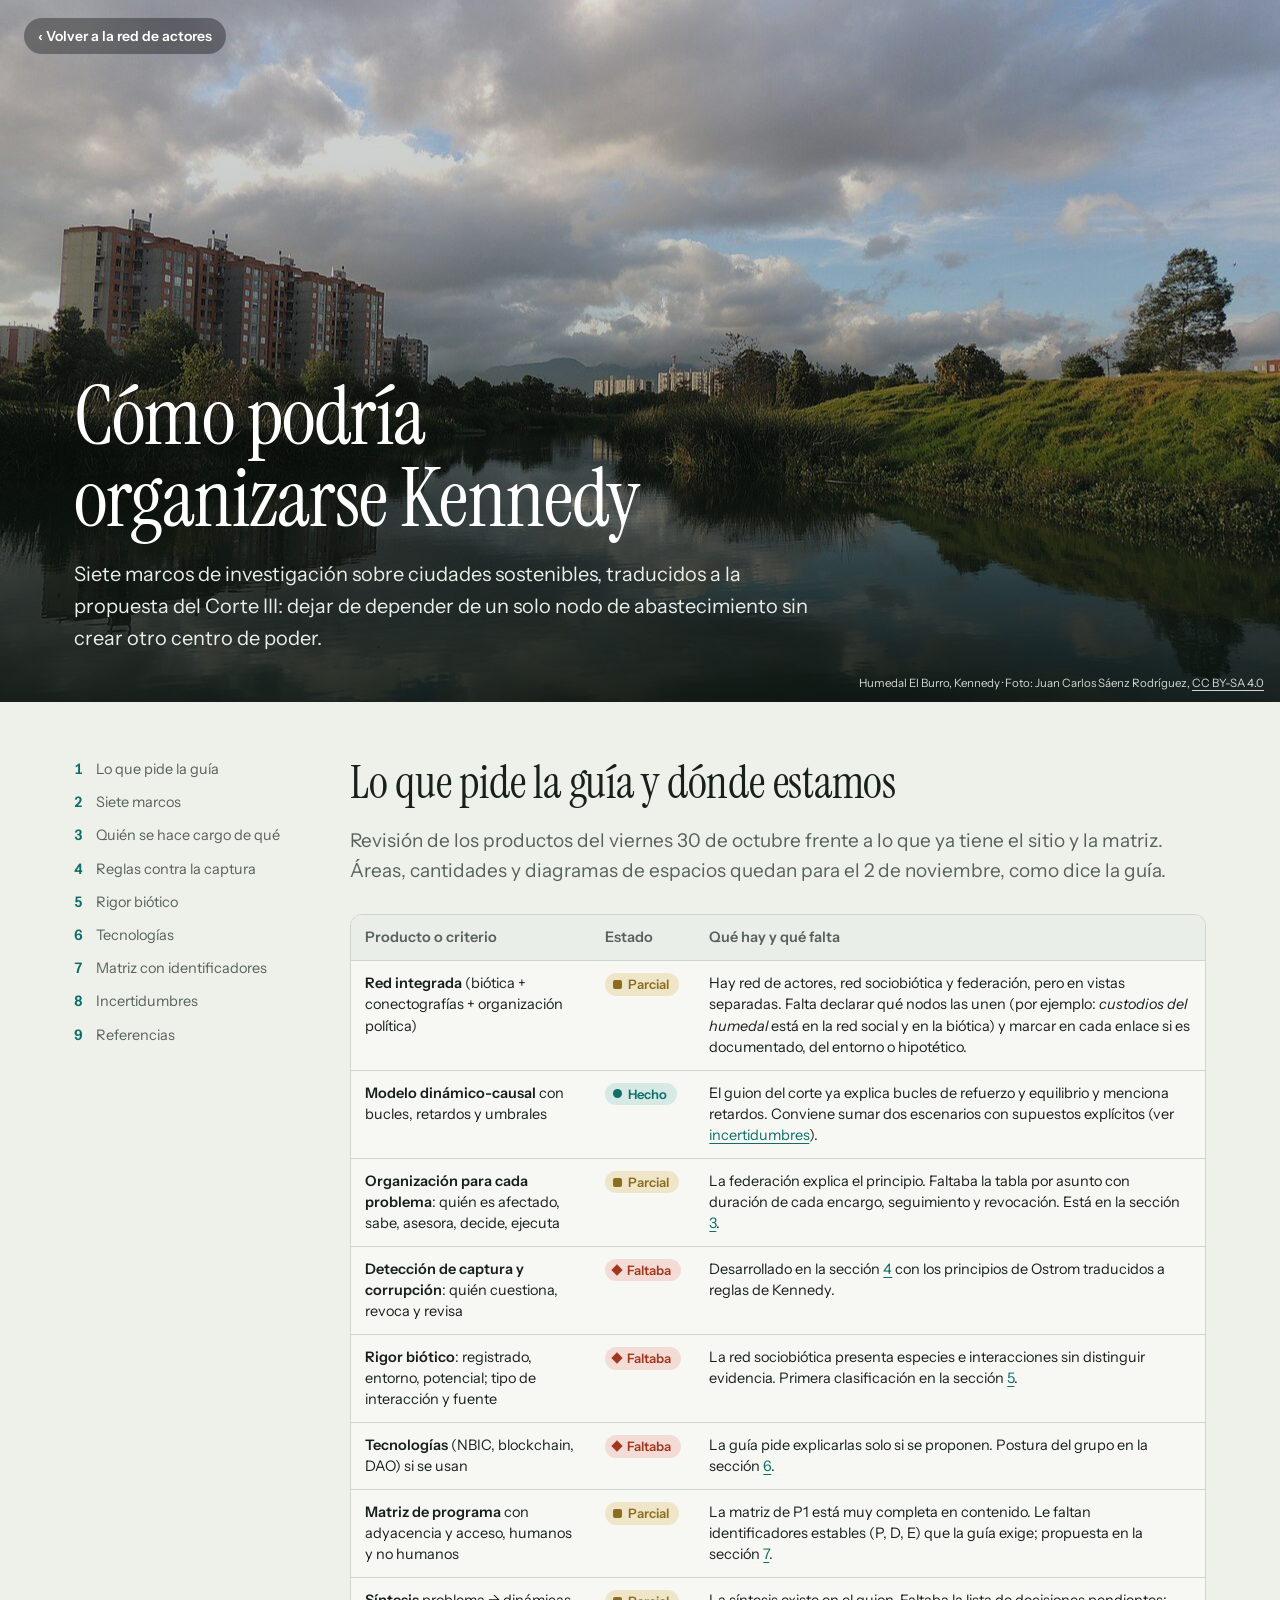
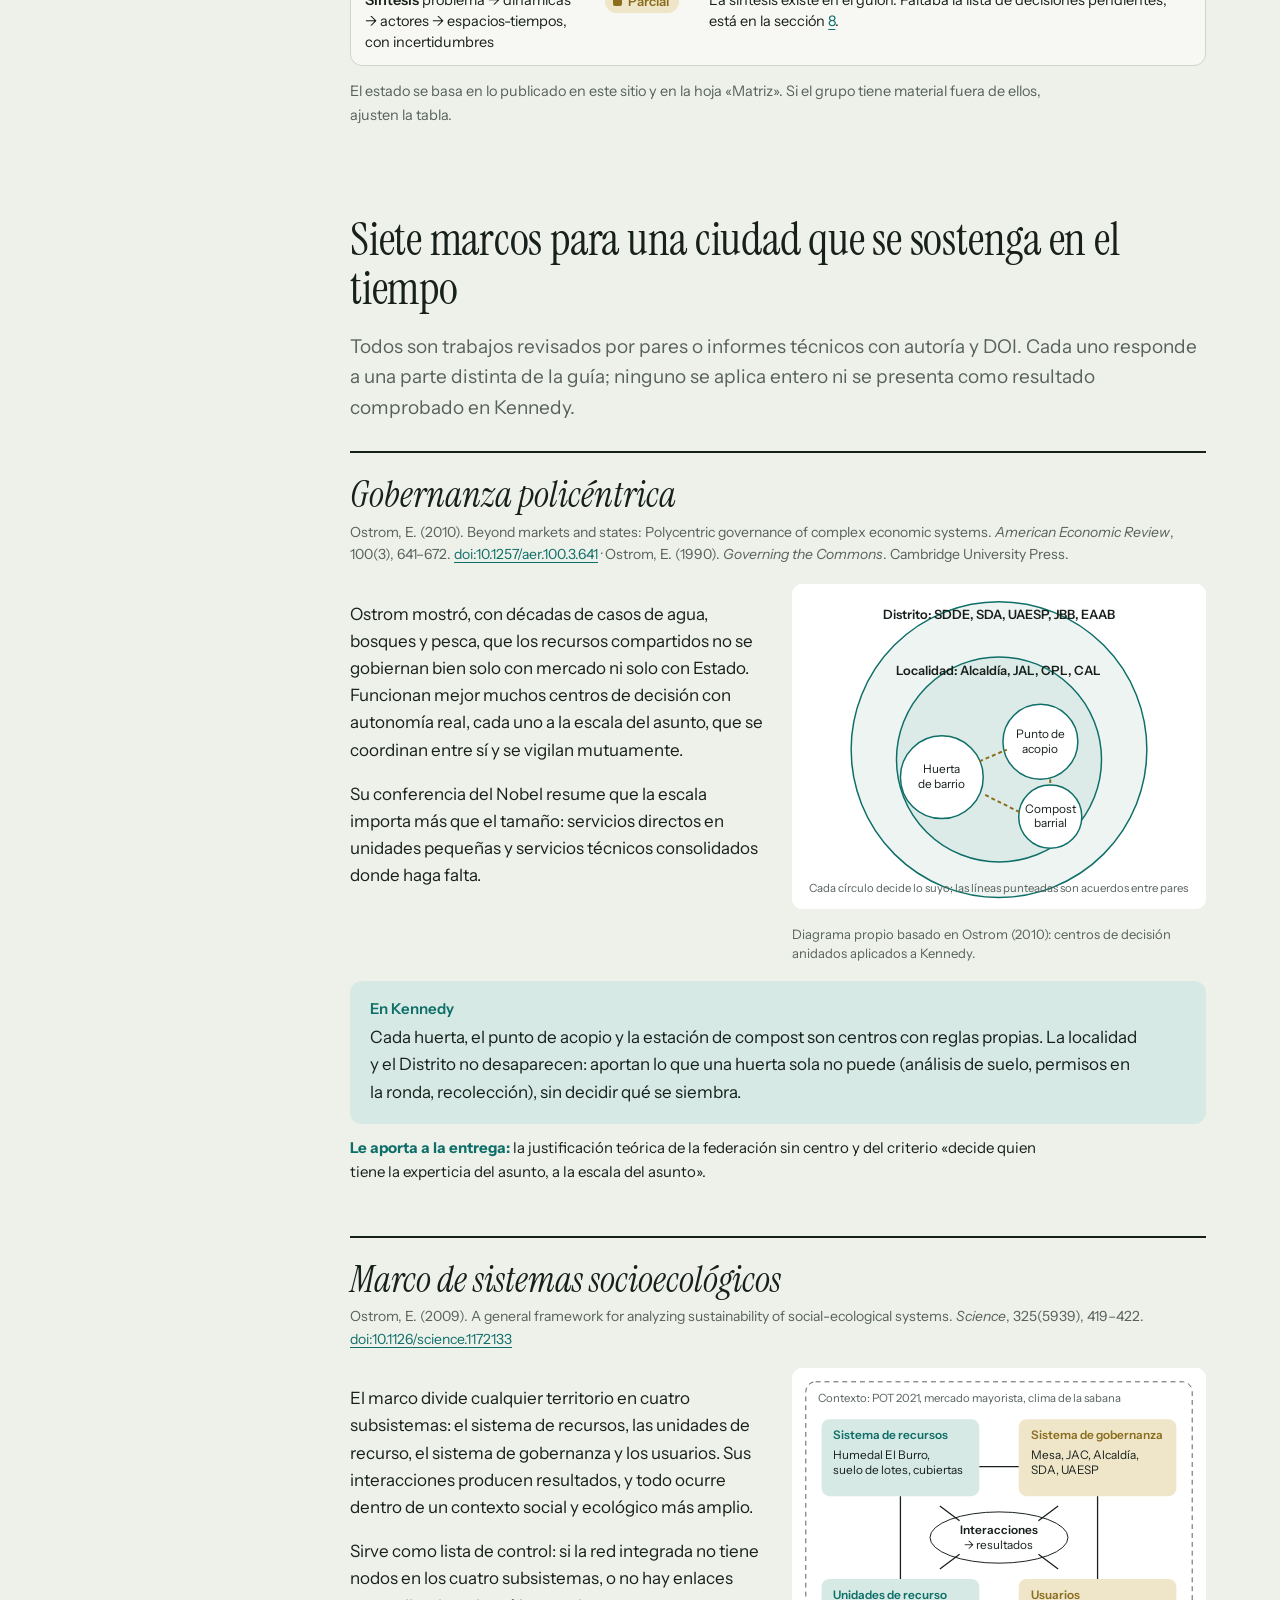
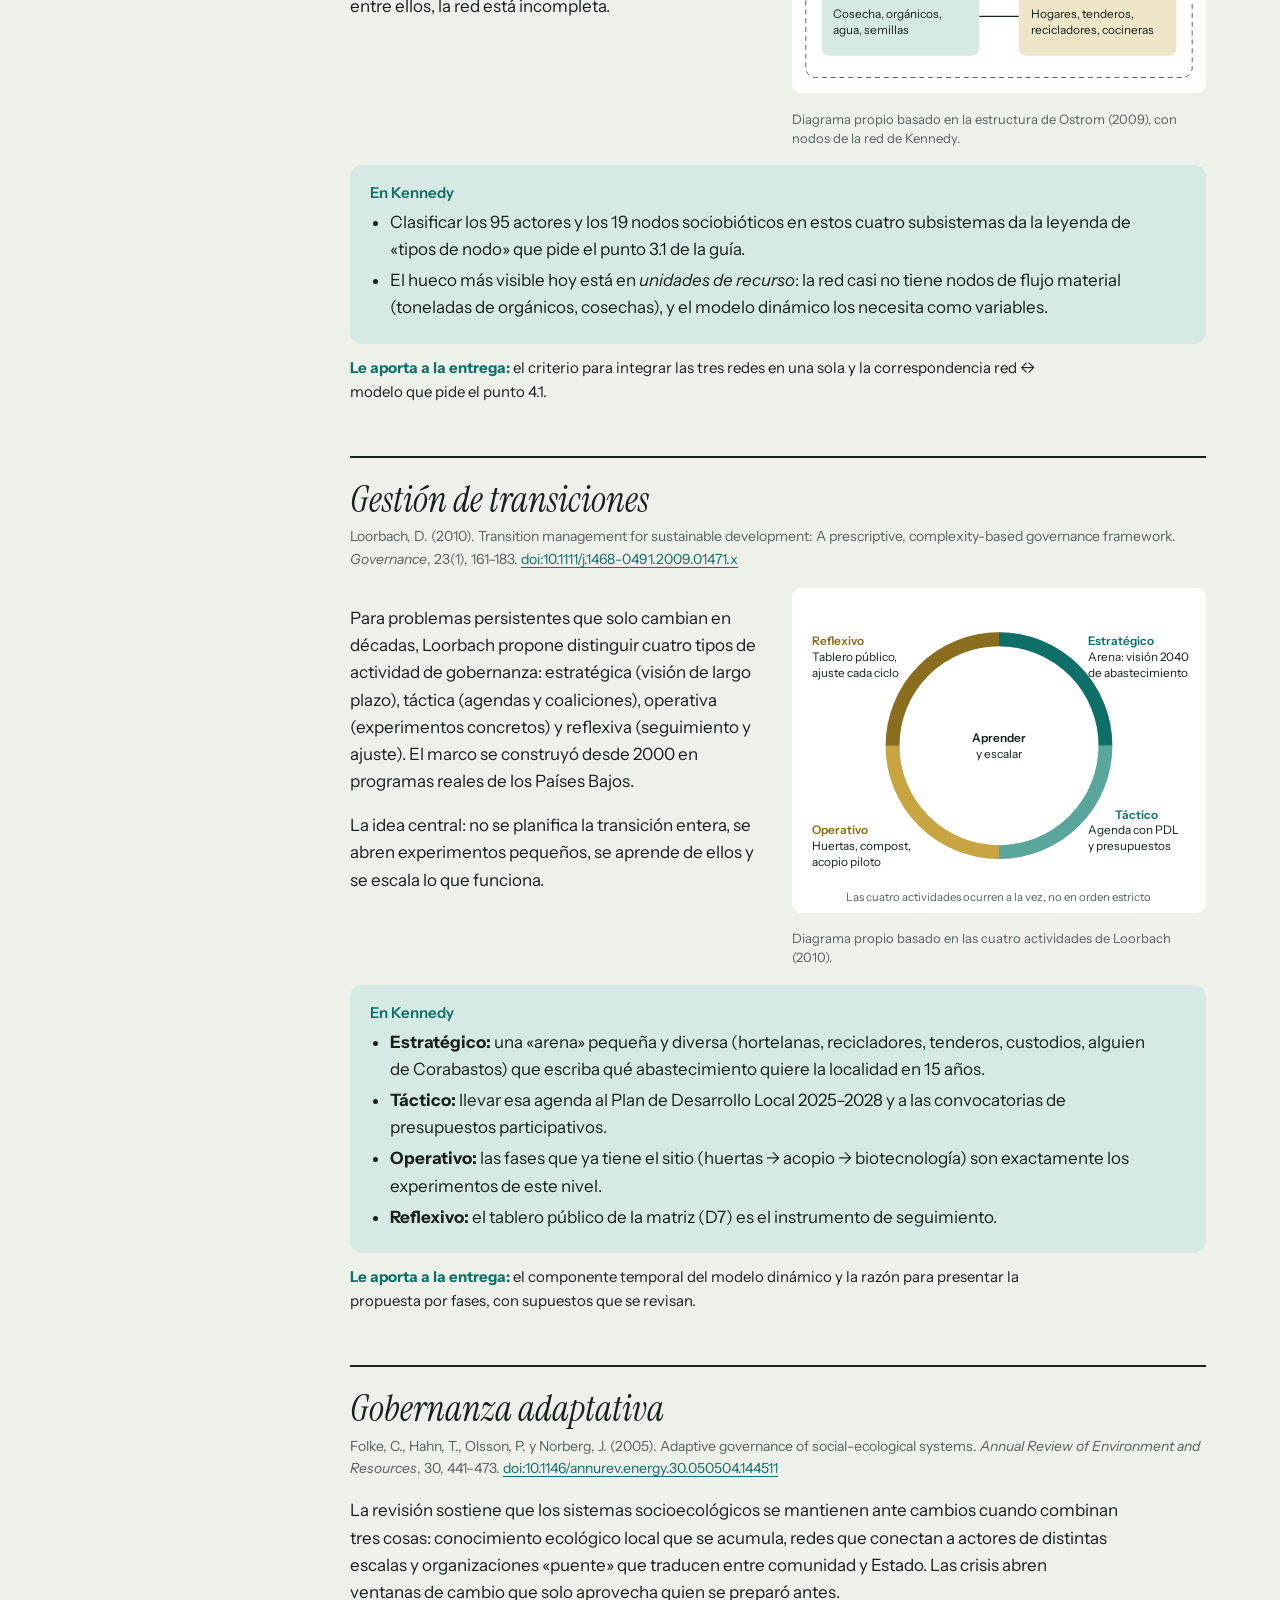
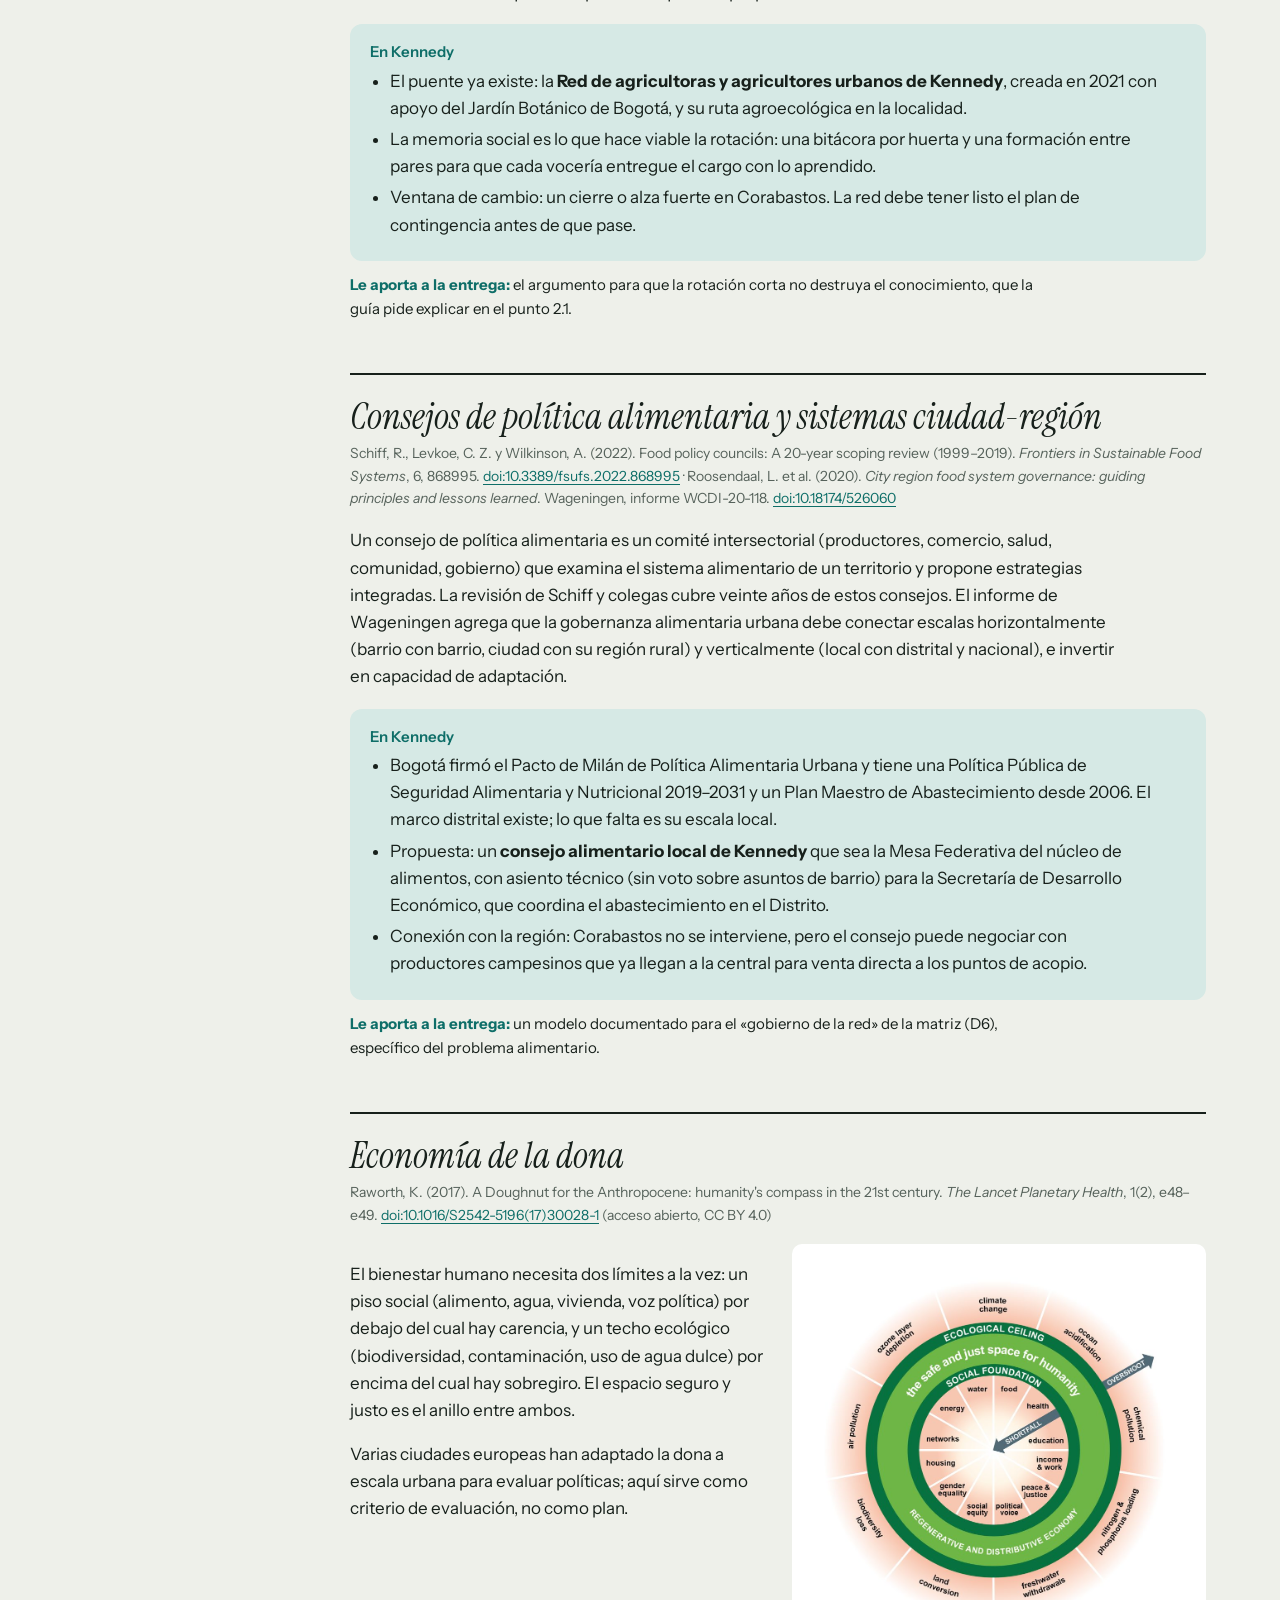
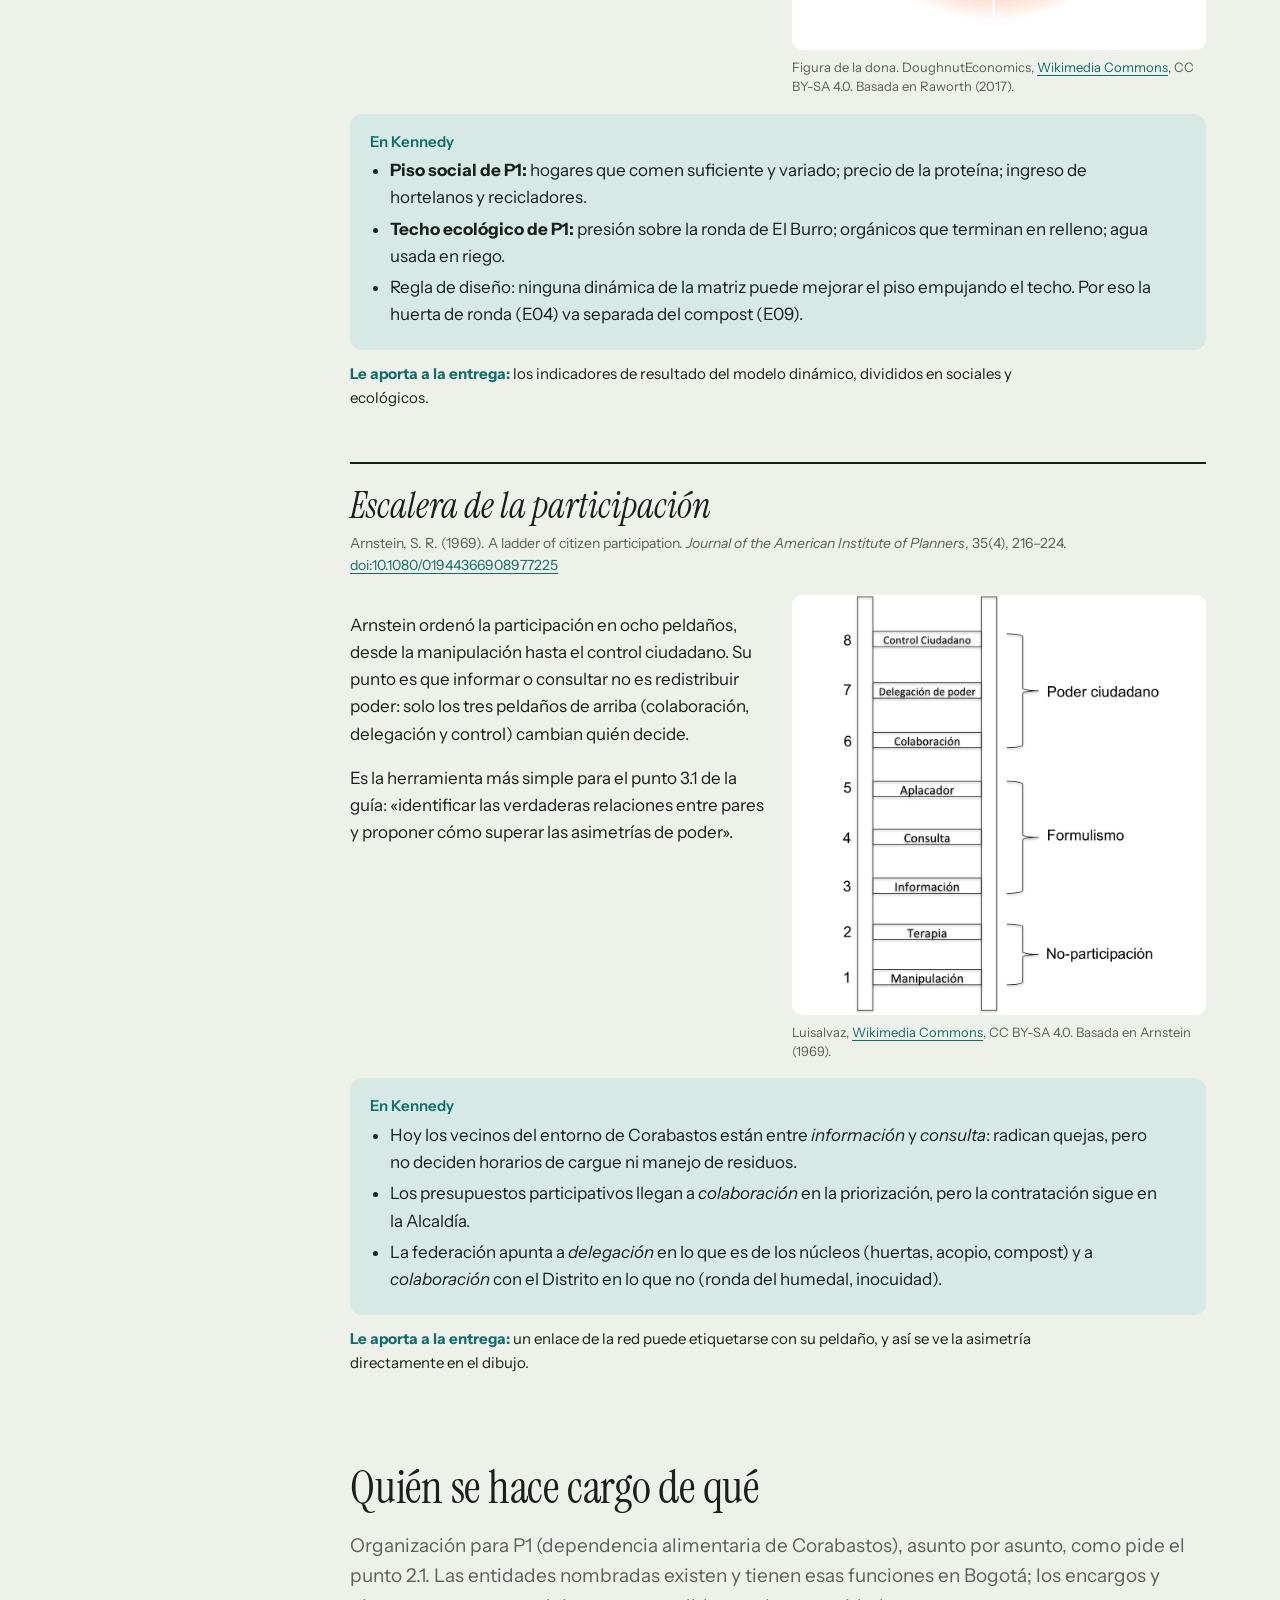
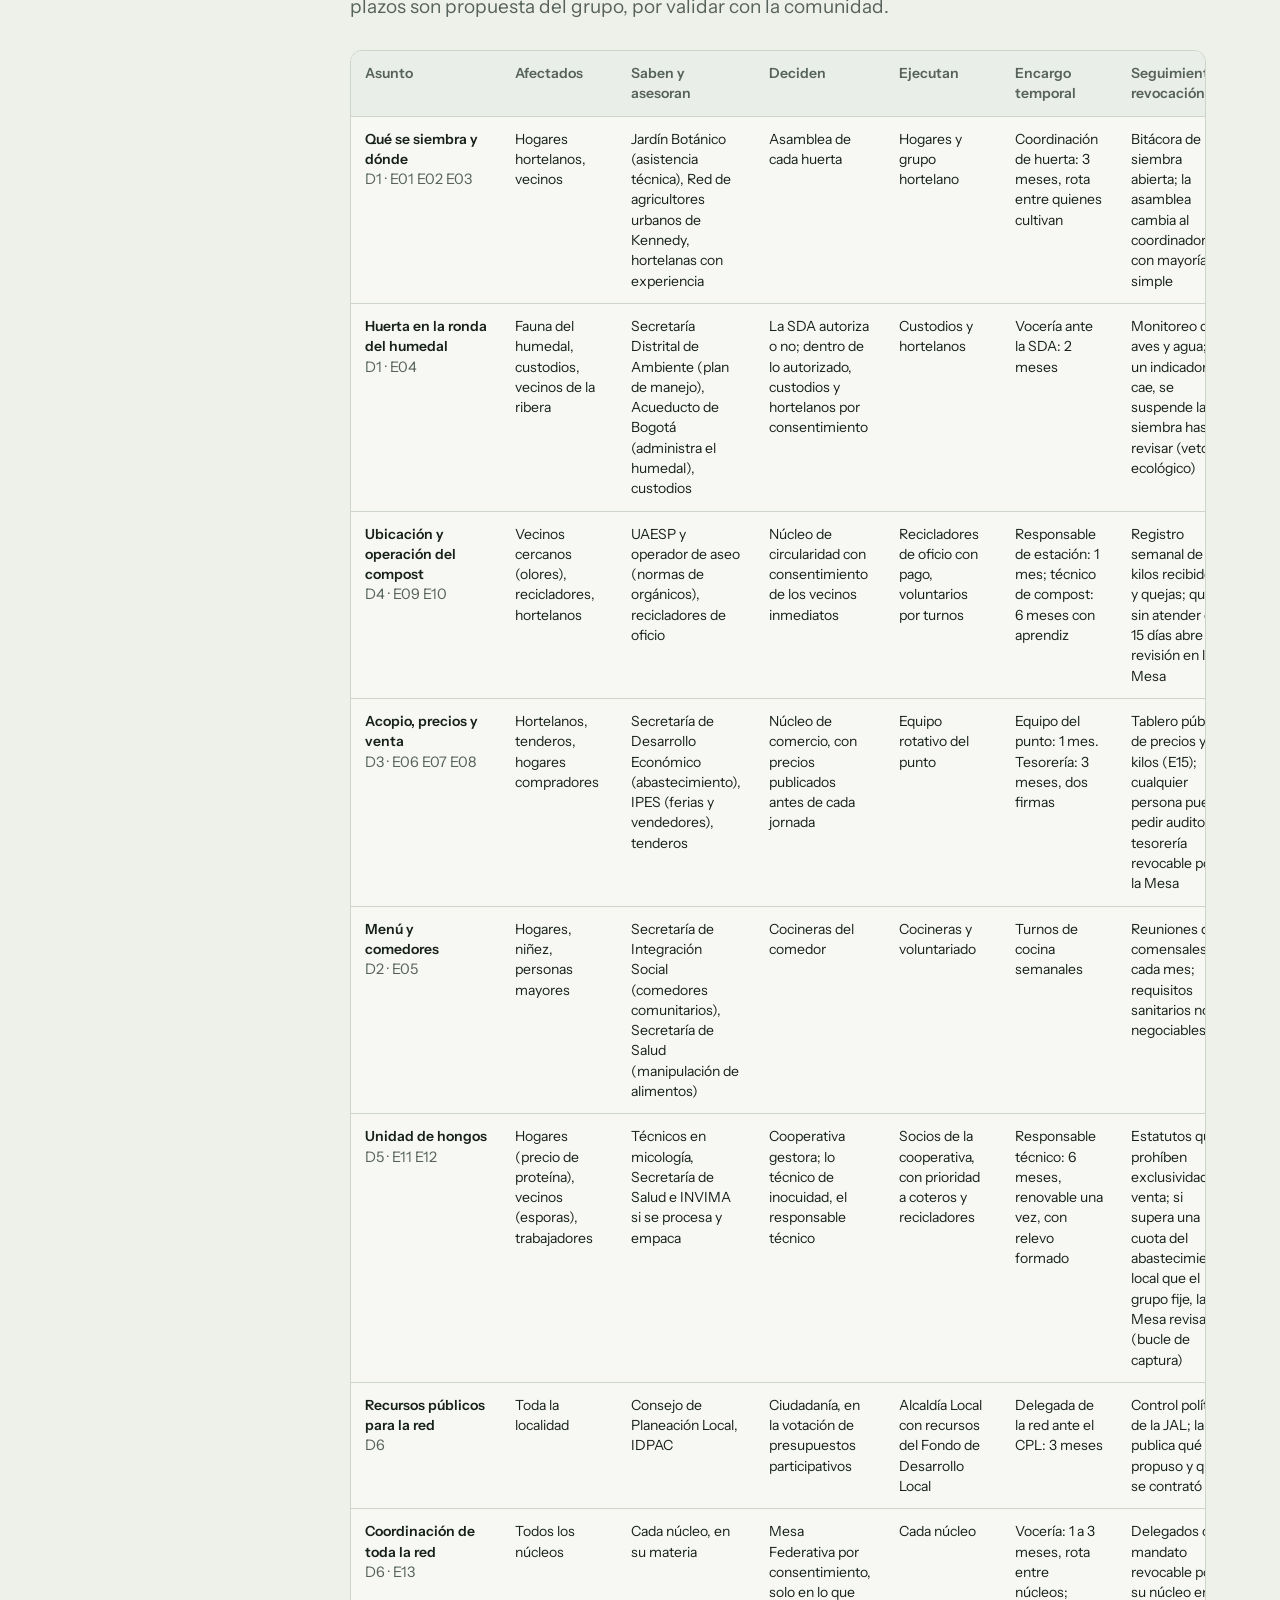
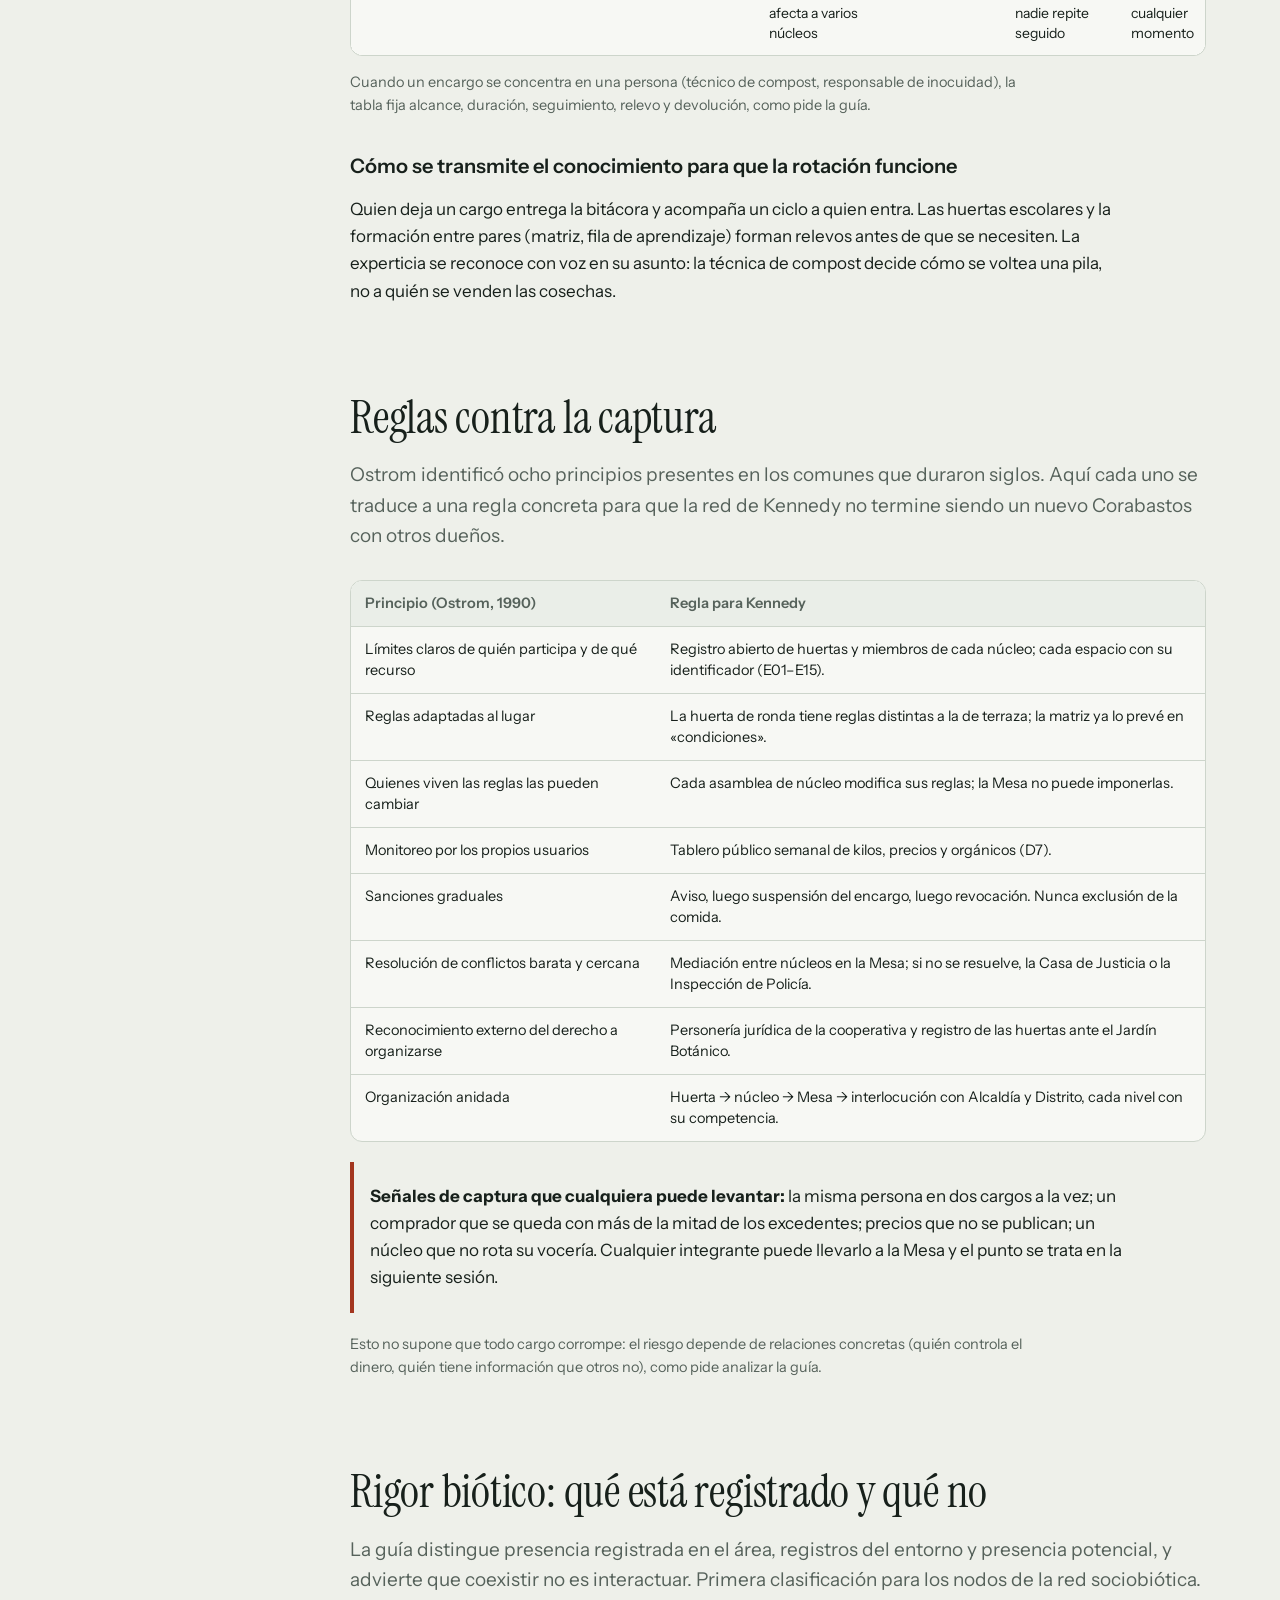
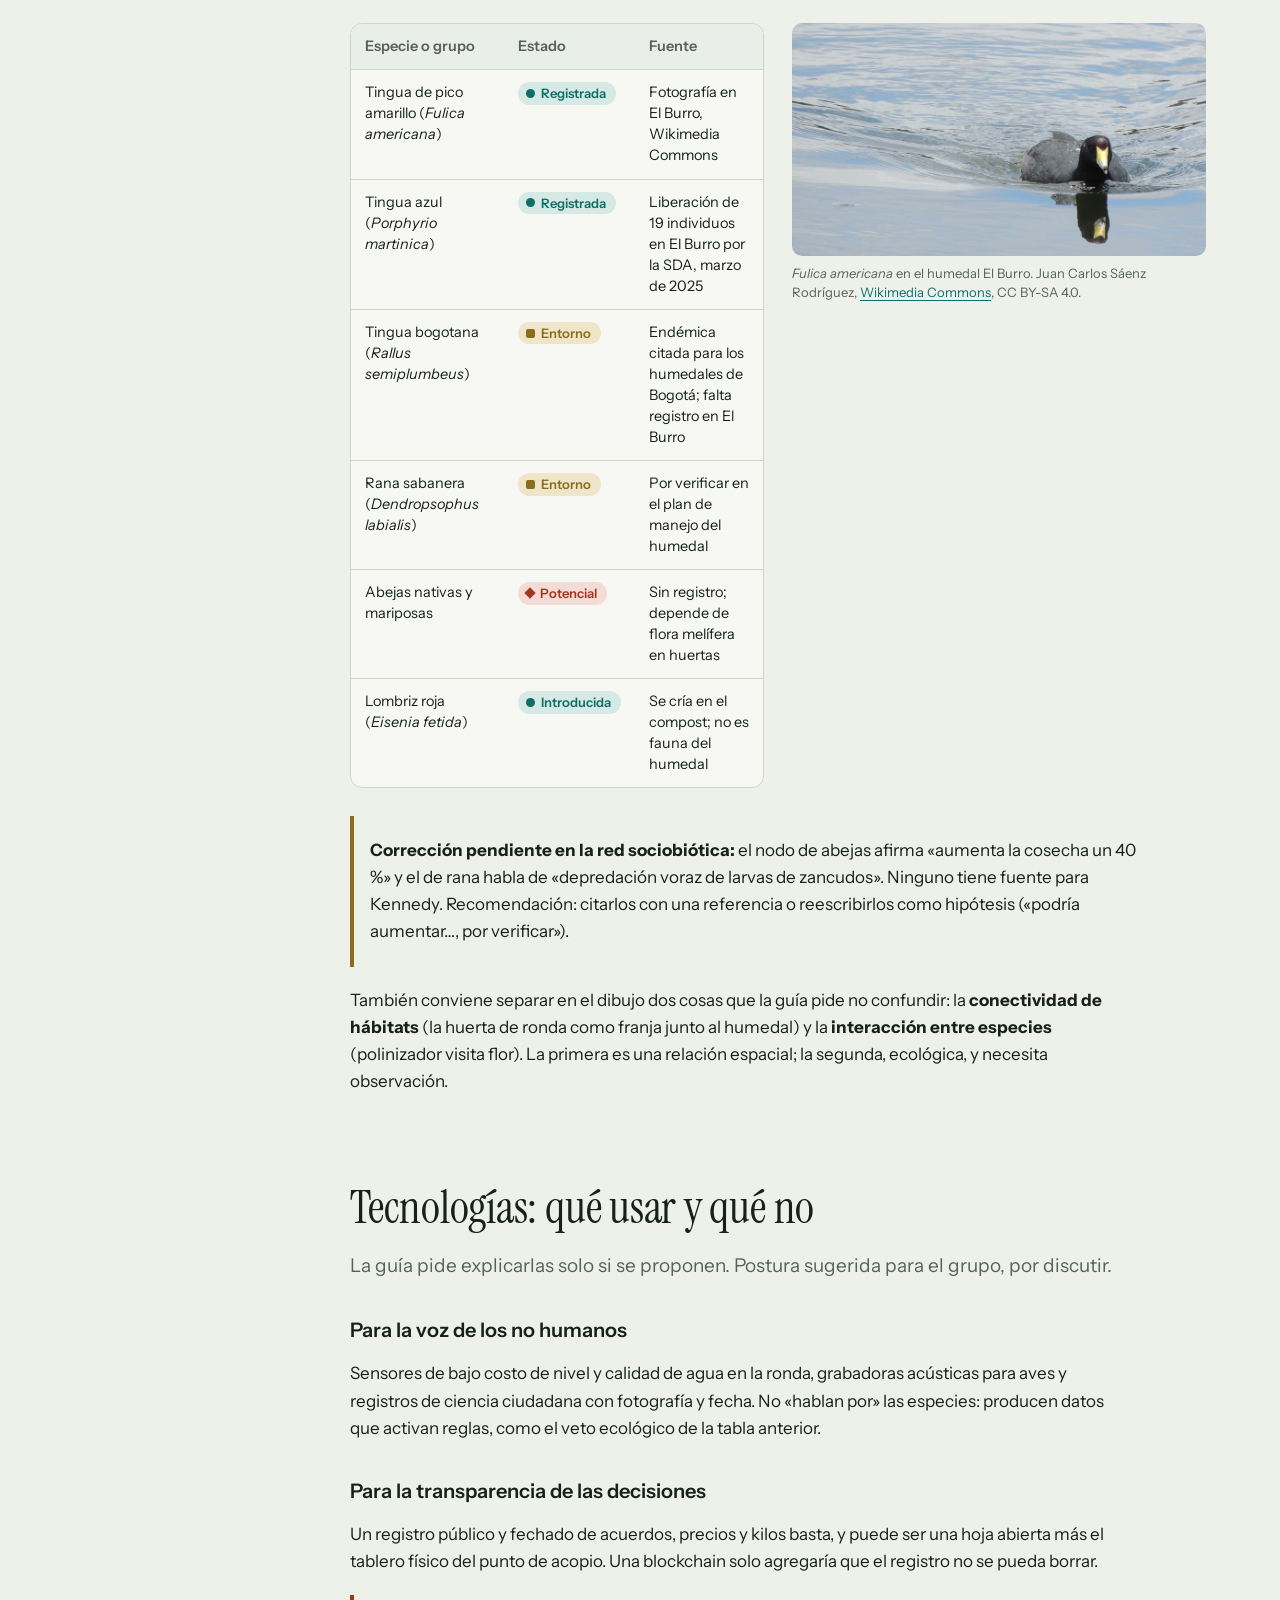
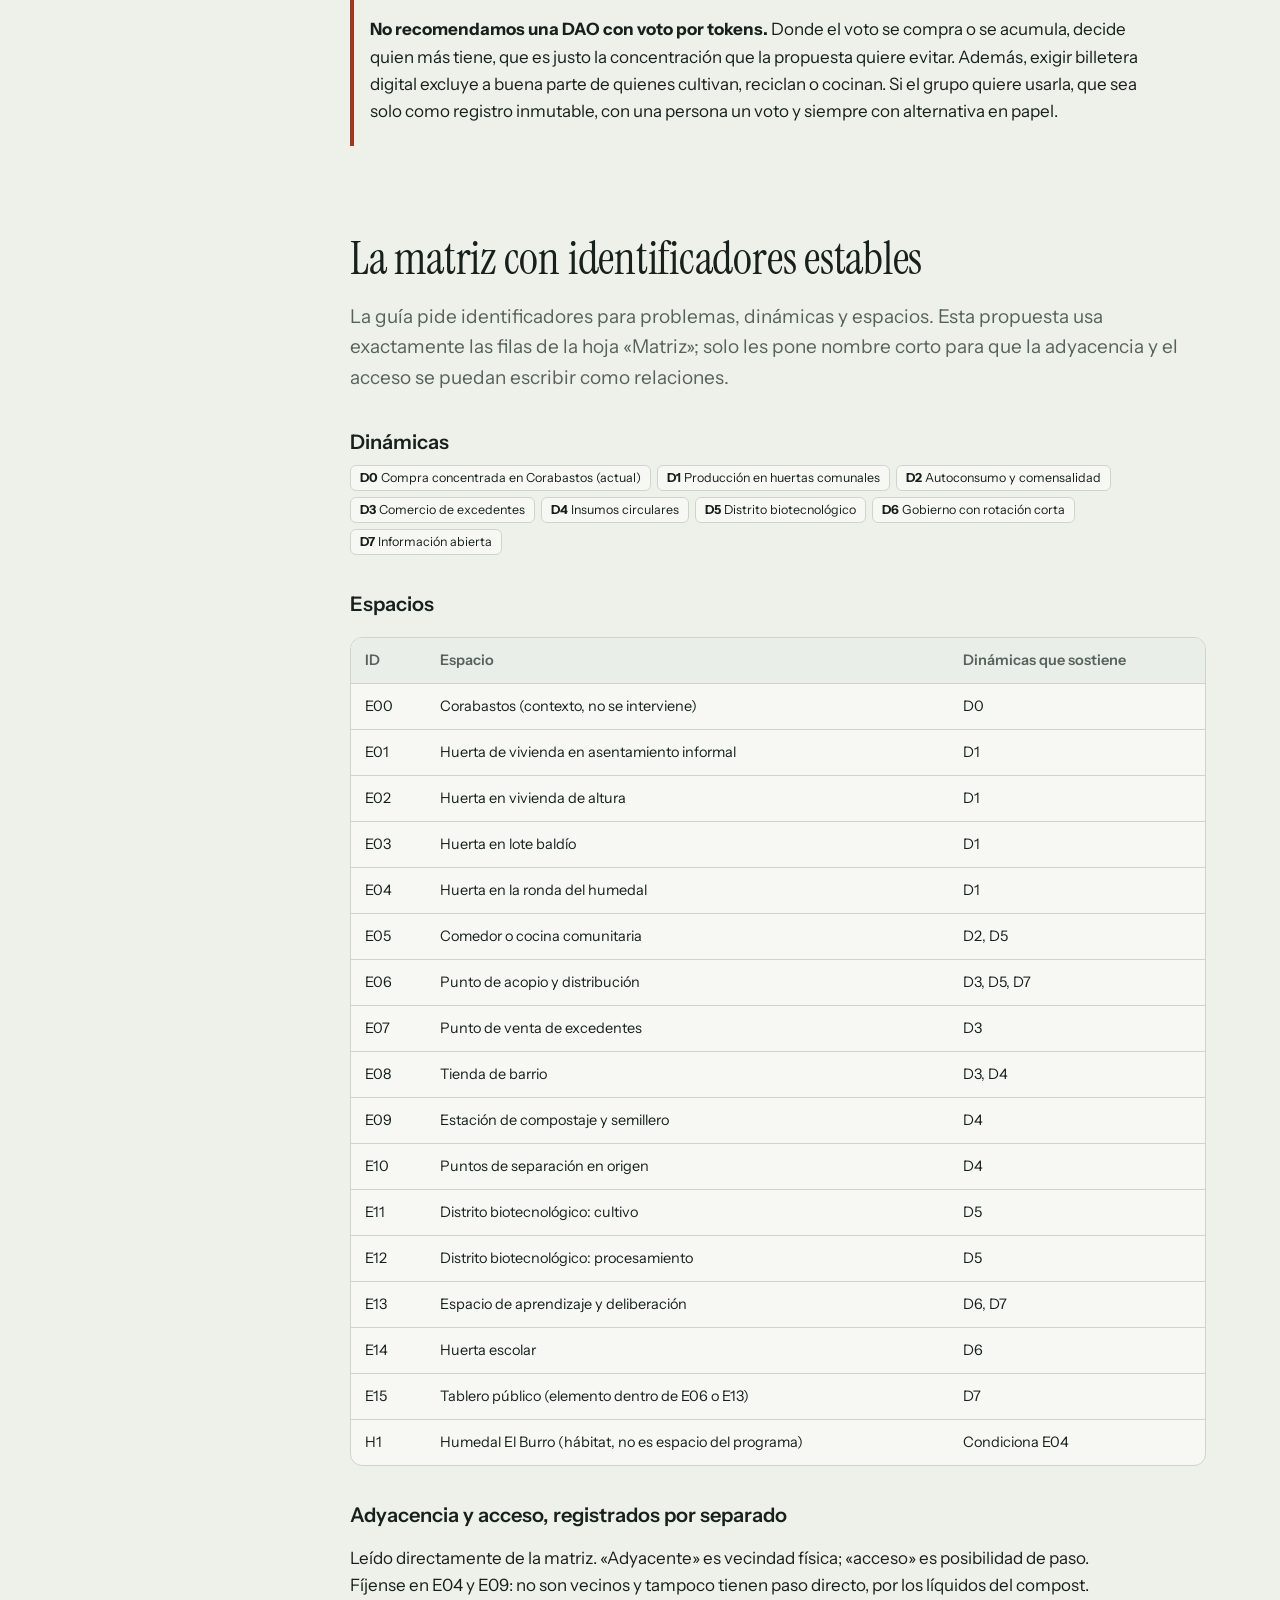
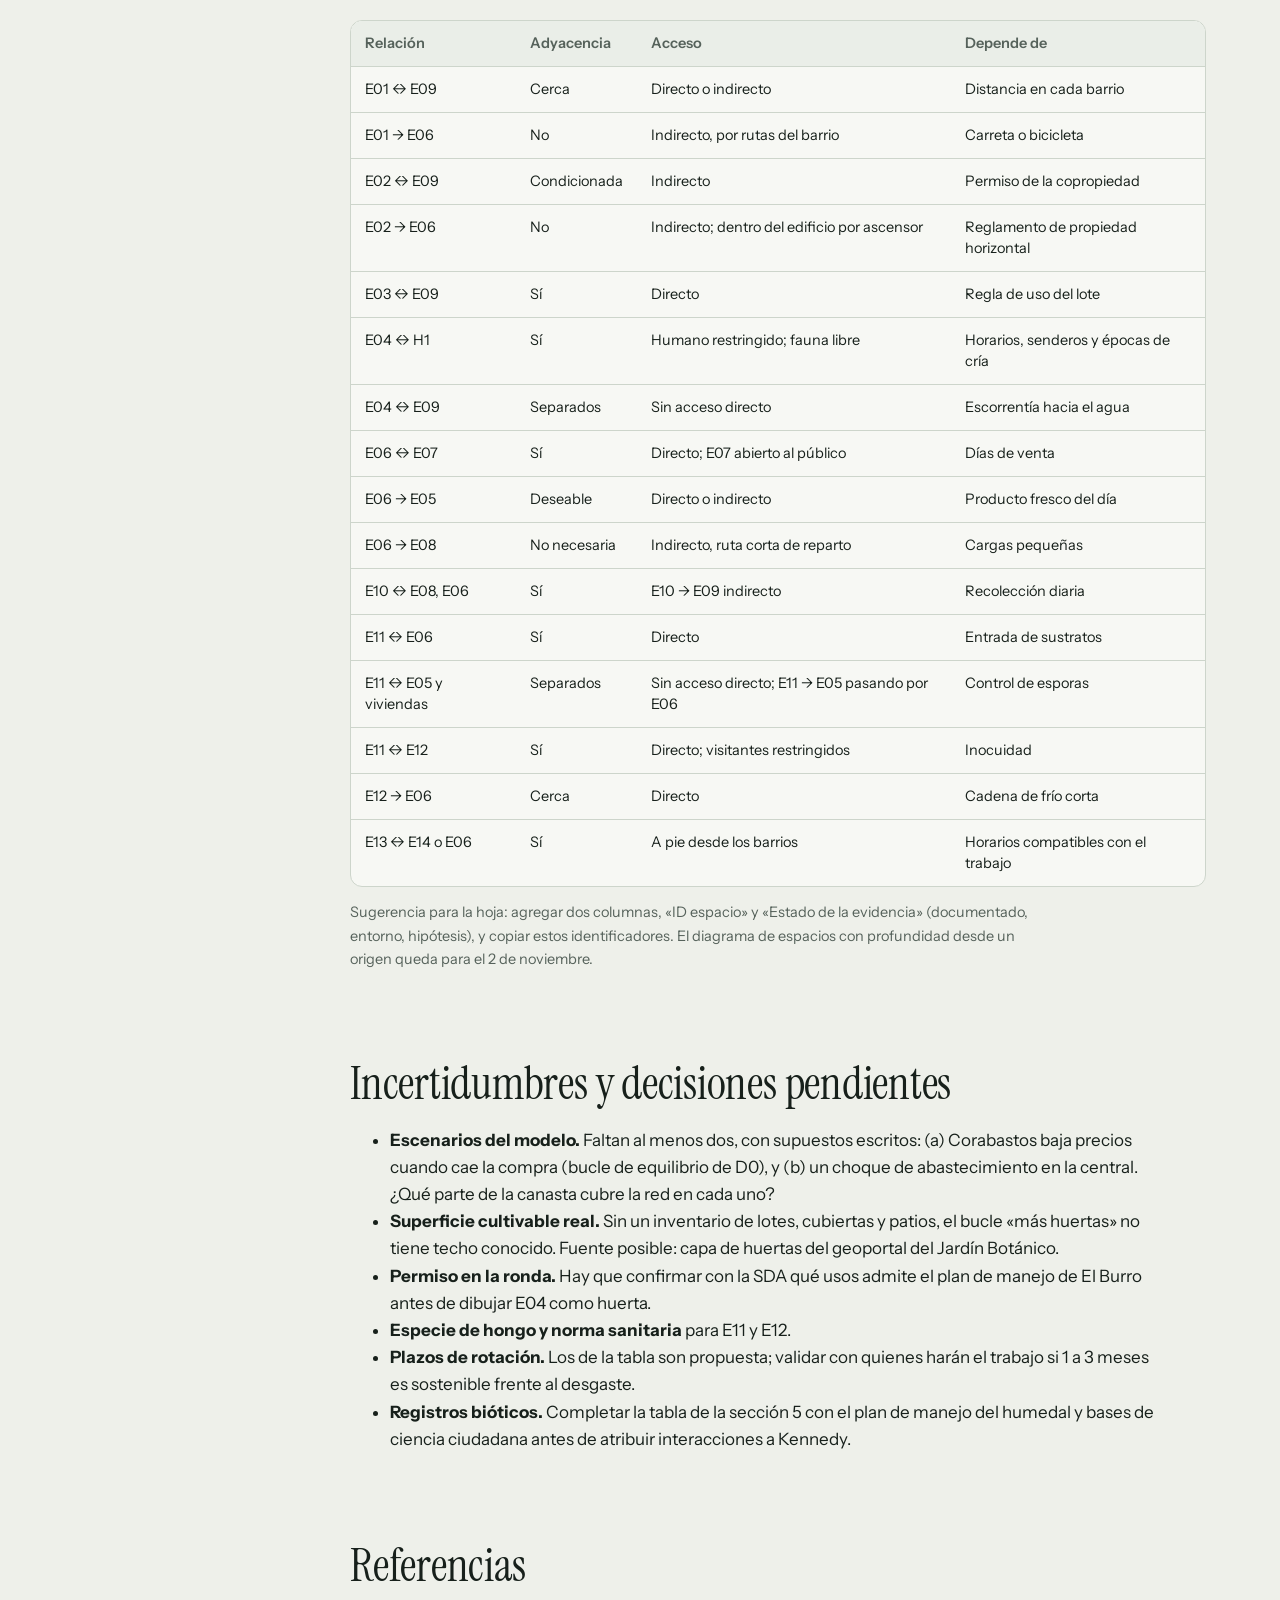
<file: organizacion-kennedy.html>
<!DOCTYPE html>
<html lang="es">
<head>
<meta charset="utf-8">
<meta name="viewport" content="width=device-width, initial-scale=1, viewport-fit=cover">
<title>Cómo podría organizarse Kennedy · Corte III</title>
<link rel="preconnect" href="https://fonts.googleapis.com">
<link rel="preconnect" href="https://fonts.gstatic.com" crossorigin>
<link href="https://fonts.googleapis.com/css2?family=Instrument+Sans:wght@400;500;600;700&family=Instrument+Serif:ital@0;1&display=swap" rel="stylesheet">
<style>
:root{
  --paper:#eef0ea; --card:#f7f8f4; --ink:#17201b; --muted:#56625b; --line:#cdd5cb;
  --agua:#0e6e68; --agua-soft:#d6e9e5; --juncal:#8a6d1d; --juncal-soft:#efe5c8;
  --alerta:#a3361f; --alerta-soft:#f3dcd5;
  --serif:'Instrument Serif', Georgia, 'Times New Roman', serif;
  --sans:'Instrument Sans', system-ui, -apple-system, 'Segoe UI', sans-serif;
  color-scheme: light;
}
@media (prefers-color-scheme: dark){
  :root:not([data-theme="light"]){
    --paper:#111714; --card:#18201c; --ink:#e7ece7; --muted:#a3b0a8; --line:#2c3832;
    --agua:#5cc2b7; --agua-soft:#163631; --juncal:#d9b75a; --juncal-soft:#352c14;
    --alerta:#ef8a72; --alerta-soft:#3a1e17; color-scheme: dark;
  }
}
*{box-sizing:border-box}
html{scroll-padding-top:calc(16px + env(safe-area-inset-top,0px))}
body{margin:0;background:var(--paper);color:var(--ink);font:400 17px/1.6 var(--sans);
  padding-bottom:env(safe-area-inset-bottom,0px)}
a{color:var(--agua);text-underline-offset:3px}
a:focus-visible,button:focus-visible,summary:focus-visible{outline:3px solid var(--agua);outline-offset:3px;border-radius:4px}
img{max-width:100%;display:block}

/* Portada */
.hero{position:relative;min-height:min(78vh,720px);display:flex;align-items:flex-end;color:#fff;
  background:#20302a url('assets/modelos/burro.jpg') center/cover no-repeat;padding-top:env(safe-area-inset-top,0px)}
.hero::after{content:"";position:absolute;inset:0;background:linear-gradient(180deg,rgba(10,20,16,.15) 0%,rgba(10,20,16,.25) 45%,rgba(10,20,16,.85) 100%)}
.hero-in{position:relative;z-index:1;width:min(1180px,100%);margin:0 auto;padding:40px 24px 48px}
.back{position:absolute;top:calc(18px + env(safe-area-inset-top,0px));left:24px;z-index:2;color:#fff;text-decoration:none;
  font-size:14px;font-weight:600;background:rgba(0,0,0,.35);padding:7px 14px;border-radius:20px;backdrop-filter:blur(6px)}
.hero h1{font:400 clamp(40px,6.4vw,84px)/1.0 var(--serif);margin:0 0 18px;max-width:15ch;letter-spacing:-.01em}
.hero p{font-size:clamp(17px,1.6vw,20px);max-width:58ch;margin:0;color:#e8efe9}
.credit{position:absolute;right:16px;bottom:10px;z-index:1;font-size:11.5px;color:#cfd8d2}
.credit a{color:#cfd8d2}

/* Estructura */
.wrap{width:min(1180px,100%);margin:0 auto;padding:0 24px;display:grid;grid-template-columns:220px minmax(0,1fr);gap:56px}
nav.toc{position:sticky;top:24px;align-self:start;padding-top:56px;font-size:14.5px}
nav.toc ol{list-style:none;margin:0;padding:0;counter-reset:t}
nav.toc li{counter-increment:t;margin:0 0 10px}
nav.toc a{color:var(--muted);text-decoration:none;display:grid;grid-template-columns:22px 1fr}
nav.toc a::before{content:counter(t);font-variant-numeric:tabular-nums;color:var(--agua);font-weight:600}
nav.toc a:hover{color:var(--ink)}
main{padding:56px 0 96px;min-width:0}
section{margin:0 0 88px}
h2{font:400 clamp(32px,3.6vw,46px)/1.08 var(--serif);margin:0 0 18px;letter-spacing:-.005em}
h3{font:600 20px/1.3 var(--sans);margin:36px 0 10px}
.lead{font-size:19px;color:var(--muted);max-width:66ch;margin:0 0 28px}
p,li{max-width:70ch}
.small{font-size:14.5px;color:var(--muted)}

/* Tablas */
.tw{overflow-x:auto;margin:20px 0 8px;border:1px solid var(--line);border-radius:12px;background:var(--card)}
table{border-collapse:collapse;width:100%;font-size:14.5px;line-height:1.45}
th,td{text-align:left;vertical-align:top;padding:12px 14px;border-bottom:1px solid var(--line)}
th{font-weight:600;color:var(--muted);background:color-mix(in srgb,var(--card) 70%,var(--line));position:sticky;top:0}
tr:last-child td{border-bottom:0}
td b{font-weight:600}
.org{font-size:14px}
.org td{min-width:116px}
.org td:first-child{min-width:150px}

/* Estado del checklist */
.st{display:inline-flex;align-items:center;gap:6px;font-weight:600;font-size:13px;padding:2px 10px 2px 8px;border-radius:20px;white-space:nowrap}
.st::before{content:"";width:9px;height:9px;border-radius:50%;background:currentColor}
.st.ok{color:var(--agua);background:var(--agua-soft)}
.st.mid{color:var(--juncal);background:var(--juncal-soft)}
.st.mid::before{border-radius:2px}
.st.no{color:var(--alerta);background:var(--alerta-soft)}
.st.no::before{border-radius:0;transform:rotate(45deg);width:8px;height:8px}

/* Marcos teóricos */
.modelo{border-top:2px solid var(--ink);padding-top:22px;margin-top:52px}
.modelo:first-of-type{margin-top:28px}
.modelo h3{font:400 italic clamp(28px,3vw,36px)/1.1 var(--serif);margin:0 0 6px}
.ref{font-size:14px;color:var(--muted);margin:0 0 18px;max-width:none}
.duo{display:grid;grid-template-columns:minmax(0,1fr) minmax(0,1fr);gap:28px;align-items:start}
figure{margin:0}
figure img,figure svg{width:100%;height:auto;border-radius:10px;background:#fff}
figcaption{font-size:13px;color:var(--muted);margin-top:8px;line-height:1.45}
.kennedy{background:var(--agua-soft);border-radius:12px;padding:18px 20px;margin:18px 0 0}
.kennedy h4{margin:0 0 6px;font:600 15px/1.3 var(--sans);color:var(--agua)}
.kennedy p,.kennedy ul{margin:6px 0 0}
.kennedy ul{padding-left:20px}
.kennedy li{margin:4px 0}
.aporte{font-size:15px;margin-top:12px}
.aporte b{color:var(--agua)}

.aviso{border-left:4px solid var(--juncal);padding:4px 0 4px 16px;margin:20px 0}
.riesgo{border-left:4px solid var(--alerta);padding:4px 0 4px 16px;margin:20px 0}

.chips{display:flex;flex-wrap:wrap;gap:6px}
.chip{font-size:12.5px;padding:2px 9px;border-radius:6px;border:1px solid var(--line);background:var(--card);white-space:nowrap}

.refs li{margin:0 0 10px;font-size:15px}
footer{border-top:1px solid var(--line);padding:24px;text-align:center;font-size:13px;color:var(--muted)}

@media (max-width:900px){
  .wrap{grid-template-columns:1fr;gap:0}
  nav.toc{position:static;padding-top:32px}
  nav.toc ol{display:flex;flex-wrap:wrap;gap:4px 16px}
  .duo{grid-template-columns:1fr}
  main{padding-top:24px}
}
@media (max-width:600px){
  .hero{flex-direction:column;justify-content:flex-end}
  .hero-in{padding-bottom:12px}
  .credit{position:relative;right:auto;bottom:auto;padding:0 24px 14px;display:block}
}
@media (prefers-reduced-motion:no-preference){html{scroll-behavior:smooth}}
</style>
</head>
<body>

<header class="hero">
  <a class="back" href="corte-3.html">‹ Volver a la red de actores</a>
  <div class="hero-in">
    <h1>Cómo podría organizarse Kennedy</h1>
    <p>Siete marcos de investigación sobre ciudades sostenibles, traducidos a la propuesta del Corte III: dejar de depender de un solo nodo de abastecimiento sin crear otro centro de poder.</p>
  </div>
  <span class="credit">Humedal El Burro, Kennedy · Foto: Juan Carlos Sáenz Rodríguez, <a href="https://commons.wikimedia.org/wiki/File:Humedal_El_Burro,_espejo_de_agua.jpg">CC BY-SA 4.0</a></span>
</header>

<div class="wrap">
<nav class="toc" aria-label="Contenido">
  <ol>
    <li><a href="#guia">Lo que pide la guía</a></li>
    <li><a href="#marcos">Siete marcos</a></li>
    <li><a href="#quien">Quién se hace cargo de qué</a></li>
    <li><a href="#captura">Reglas contra la captura</a></li>
    <li><a href="#bio">Rigor biótico</a></li>
    <li><a href="#tec">Tecnologías</a></li>
    <li><a href="#matriz">Matriz con identificadores</a></li>
    <li><a href="#pendientes">Incertidumbres</a></li>
    <li><a href="#refs">Referencias</a></li>
  </ol>
</nav>

<main>

<!-- ============================================================ -->
<section id="guia">
  <h2>Lo que pide la guía y dónde estamos</h2>
  <p class="lead">Revisión de los productos del viernes 30 de octubre frente a lo que ya tiene el sitio y la matriz. Áreas, cantidades y diagramas de espacios quedan para el 2 de noviembre, como dice la guía.</p>

  <div class="tw"><table>
    <thead><tr><th>Producto o criterio</th><th>Estado</th><th>Qué hay y qué falta</th></tr></thead>
    <tbody>
      <tr><td><b>Red integrada</b> (biótica + conectografías + organización política)</td><td><span class="st mid">Parcial</span></td>
        <td>Hay red de actores, red sociobiótica y federación, pero en vistas separadas. Falta declarar qué nodos las unen (por ejemplo: <i>custodios del humedal</i> está en la red social y en la biótica) y marcar en cada enlace si es documentado, del entorno o hipotético.</td></tr>
      <tr><td><b>Modelo dinámico-causal</b> con bucles, retardos y umbrales</td><td><span class="st ok">Hecho</span></td>
        <td>El guion del corte ya explica bucles de refuerzo y equilibrio y menciona retardos. Conviene sumar dos escenarios con supuestos explícitos (ver <a href="#pendientes">incertidumbres</a>).</td></tr>
      <tr><td><b>Organización para cada problema</b>: quién es afectado, sabe, asesora, decide, ejecuta</td><td><span class="st mid">Parcial</span></td>
        <td>La federación explica el principio. Faltaba la tabla por asunto con duración de cada encargo, seguimiento y revocación. Está en la sección <a href="#quien">3</a>.</td></tr>
      <tr><td><b>Detección de captura y corrupción</b>: quién cuestiona, revoca y revisa</td><td><span class="st no">Faltaba</span></td>
        <td>Desarrollado en la sección <a href="#captura">4</a> con los principios de Ostrom traducidos a reglas de Kennedy.</td></tr>
      <tr><td><b>Rigor biótico</b>: registrado, entorno, potencial; tipo de interacción y fuente</td><td><span class="st no">Faltaba</span></td>
        <td>La red sociobiótica presenta especies e interacciones sin distinguir evidencia. Primera clasificación en la sección <a href="#bio">5</a>.</td></tr>
      <tr><td><b>Tecnologías</b> (NBIC, blockchain, DAO) si se usan</td><td><span class="st no">Faltaba</span></td>
        <td>La guía pide explicarlas solo si se proponen. Postura del grupo en la sección <a href="#tec">6</a>.</td></tr>
      <tr><td><b>Matriz de programa</b> con adyacencia y acceso, humanos y no humanos</td><td><span class="st mid">Parcial</span></td>
        <td>La matriz de P1 está muy completa en contenido. Le faltan identificadores estables (P, D, E) que la guía exige; propuesta en la sección <a href="#matriz">7</a>.</td></tr>
      <tr><td><b>Síntesis</b> problema → dinámicas → actores → espacios-tiempos, con incertidumbres</td><td><span class="st mid">Parcial</span></td>
        <td>La síntesis existe en el guion. Faltaba la lista de decisiones pendientes; está en la sección <a href="#pendientes">8</a>.</td></tr>
    </tbody>
  </table></div>
  <p class="small">El estado se basa en lo publicado en este sitio y en la hoja «Matriz». Si el grupo tiene material fuera de ellos, ajusten la tabla.</p>
</section>

<!-- ============================================================ -->
<section id="marcos">
  <h2>Siete marcos para una ciudad que se sostenga en el tiempo</h2>
  <p class="lead">Todos son trabajos revisados por pares o informes técnicos con autoría y DOI. Cada uno responde a una parte distinta de la guía; ninguno se aplica entero ni se presenta como resultado comprobado en Kennedy.</p>

  <!-- 1 Ostrom policentrismo -->
  <article class="modelo">
    <h3>Gobernanza policéntrica</h3>
    <p class="ref">Ostrom, E. (2010). Beyond markets and states: Polycentric governance of complex economic systems. <i>American Economic Review</i>, 100(3), 641–672. <a href="https://doi.org/10.1257/aer.100.3.641">doi:10.1257/aer.100.3.641</a> · Ostrom, E. (1990). <i>Governing the Commons</i>. Cambridge University Press.</p>
    <div class="duo">
      <div>
        <p>Ostrom mostró, con décadas de casos de agua, bosques y pesca, que los recursos compartidos no se gobiernan bien solo con mercado ni solo con Estado. Funcionan mejor muchos centros de decisión con autonomía real, cada uno a la escala del asunto, que se coordinan entre sí y se vigilan mutuamente.</p>
        <p>Su conferencia del Nobel resume que la escala importa más que el tamaño: servicios directos en unidades pequeñas y servicios técnicos consolidados donde haga falta.</p>
      </div>
      <figure>
        <svg viewBox="0 0 420 330" role="img" aria-label="Centros de decisión anidados en Kennedy">
          <rect width="420" height="330" fill="#fff"/>
          <circle cx="210" cy="168" r="150" fill="#eef4f2" stroke="#0e6e68" stroke-width="1.5"/>
          <circle cx="210" cy="178" r="104" fill="#dcebe7" stroke="#0e6e68" stroke-width="1.5"/>
          <circle cx="152" cy="196" r="42" fill="#fff" stroke="#0e6e68" stroke-width="1.5"/>
          <circle cx="252" cy="160" r="38" fill="#fff" stroke="#0e6e68" stroke-width="1.5"/>
          <circle cx="262" cy="236" r="32" fill="#fff" stroke="#0e6e68" stroke-width="1.5"/>
          <text x="210" y="36" text-anchor="middle" font-size="13" font-weight="600" fill="#17201b">Distrito: SDDE, SDA, UAESP, JBB, EAAB</text>
          <text x="210" y="92" text-anchor="middle" font-size="13" font-weight="600" fill="#17201b">Localidad: Alcaldía, JAL, CPL, CAL</text>
          <text x="152" y="192" text-anchor="middle" font-size="12" fill="#17201b">Huerta</text>
          <text x="152" y="207" text-anchor="middle" font-size="12" fill="#17201b">de barrio</text>
          <text x="252" y="156" text-anchor="middle" font-size="12" fill="#17201b">Punto de</text>
          <text x="252" y="171" text-anchor="middle" font-size="12" fill="#17201b">acopio</text>
          <text x="262" y="232" text-anchor="middle" font-size="12" fill="#17201b">Compost</text>
          <text x="262" y="247" text-anchor="middle" font-size="12" fill="#17201b">barrial</text>
          <path d="M190 180 L218 168 M196 214 L232 232 M262 198 L262 204" stroke="#8a6d1d" stroke-width="2" stroke-dasharray="4 3"/>
          <text x="210" y="312" text-anchor="middle" font-size="11.5" fill="#56625b">Cada círculo decide lo suyo; las líneas punteadas son acuerdos entre pares</text>
        </svg>
        <figcaption>Diagrama propio basado en Ostrom (2010): centros de decisión anidados aplicados a Kennedy.</figcaption>
      </figure>
    </div>
    <div class="kennedy">
      <h4>En Kennedy</h4>
      <p>Cada huerta, el punto de acopio y la estación de compost son centros con reglas propias. La localidad y el Distrito no desaparecen: aportan lo que una huerta sola no puede (análisis de suelo, permisos en la ronda, recolección), sin decidir qué se siembra.</p>
    </div>
    <p class="aporte"><b>Le aporta a la entrega:</b> la justificación teórica de la federación sin centro y del criterio «decide quien tiene la experticia del asunto, a la escala del asunto».</p>
  </article>

  <!-- 2 SES -->
  <article class="modelo">
    <h3>Marco de sistemas socioecológicos</h3>
    <p class="ref">Ostrom, E. (2009). A general framework for analyzing sustainability of social-ecological systems. <i>Science</i>, 325(5939), 419–422. <a href="https://doi.org/10.1126/science.1172133">doi:10.1126/science.1172133</a></p>
    <div class="duo">
      <div>
        <p>El marco divide cualquier territorio en cuatro subsistemas: el sistema de recursos, las unidades de recurso, el sistema de gobernanza y los usuarios. Sus interacciones producen resultados, y todo ocurre dentro de un contexto social y ecológico más amplio.</p>
        <p>Sirve como lista de control: si la red integrada no tiene nodos en los cuatro subsistemas, o no hay enlaces entre ellos, la red está incompleta.</p>
      </div>
      <figure>
        <svg viewBox="0 0 420 330" role="img" aria-label="Subsistemas del marco socioecológico con ejemplos de Kennedy">
          <rect width="420" height="330" fill="#fff"/>
          <rect x="14" y="14" width="392" height="300" rx="10" fill="none" stroke="#56625b" stroke-dasharray="5 4"/>
          <text x="26" y="34" font-size="11.5" fill="#56625b">Contexto: POT 2021, mercado mayorista, clima de la sabana</text>
          <g font-size="12">
            <rect x="30" y="52" width="160" height="78" rx="8" fill="#d6e9e5"/>
            <text x="42" y="72" font-weight="600" fill="#0e6e68">Sistema de recursos</text>
            <text x="42" y="92" fill="#17201b">Humedal El Burro,</text>
            <text x="42" y="108" fill="#17201b">suelo de lotes, cubiertas</text>
            <rect x="230" y="52" width="160" height="78" rx="8" fill="#efe5c8"/>
            <text x="242" y="72" font-weight="600" fill="#8a6d1d">Sistema de gobernanza</text>
            <text x="242" y="92" fill="#17201b">Mesa, JAC, Alcaldía,</text>
            <text x="242" y="108" fill="#17201b">SDA, UAESP</text>
            <rect x="30" y="214" width="160" height="78" rx="8" fill="#d6e9e5"/>
            <text x="42" y="234" font-weight="600" fill="#0e6e68">Unidades de recurso</text>
            <text x="42" y="254" fill="#17201b">Cosecha, orgánicos,</text>
            <text x="42" y="270" fill="#17201b">agua, semillas</text>
            <rect x="230" y="214" width="160" height="78" rx="8" fill="#efe5c8"/>
            <text x="242" y="234" font-weight="600" fill="#8a6d1d">Usuarios</text>
            <text x="242" y="254" fill="#17201b">Hogares, tenderos,</text>
            <text x="242" y="270" fill="#17201b">recicladores, cocineras</text>
            <ellipse cx="210" cy="172" rx="70" ry="26" fill="#fff" stroke="#17201b"/>
            <text x="210" y="168" text-anchor="middle" font-weight="600" fill="#17201b">Interacciones</text>
            <text x="210" y="184" text-anchor="middle" fill="#17201b">→ resultados</text>
          </g>
          <path d="M110 130 V214 M310 130 V214 M190 100 L230 100 M190 252 L230 252 M150 140 L170 155 M270 140 L250 155 M150 204 L170 189 M270 204 L250 189" stroke="#17201b" stroke-width="1.3" fill="none"/>
        </svg>
        <figcaption>Diagrama propio basado en la estructura de Ostrom (2009), con nodos de la red de Kennedy.</figcaption>
      </figure>
    </div>
    <div class="kennedy">
      <h4>En Kennedy</h4>
      <ul>
        <li>Clasificar los 95 actores y los 19 nodos sociobióticos en estos cuatro subsistemas da la leyenda de «tipos de nodo» que pide el punto 3.1 de la guía.</li>
        <li>El hueco más visible hoy está en <i>unidades de recurso</i>: la red casi no tiene nodos de flujo material (toneladas de orgánicos, cosechas), y el modelo dinámico los necesita como variables.</li>
      </ul>
    </div>
    <p class="aporte"><b>Le aporta a la entrega:</b> el criterio para integrar las tres redes en una sola y la correspondencia red ↔ modelo que pide el punto 4.1.</p>
  </article>

  <!-- 3 Loorbach -->
  <article class="modelo">
    <h3>Gestión de transiciones</h3>
    <p class="ref">Loorbach, D. (2010). Transition management for sustainable development: A prescriptive, complexity-based governance framework. <i>Governance</i>, 23(1), 161–183. <a href="https://doi.org/10.1111/j.1468-0491.2009.01471.x">doi:10.1111/j.1468-0491.2009.01471.x</a></p>
    <div class="duo">
      <div>
        <p>Para problemas persistentes que solo cambian en décadas, Loorbach propone distinguir cuatro tipos de actividad de gobernanza: estratégica (visión de largo plazo), táctica (agendas y coaliciones), operativa (experimentos concretos) y reflexiva (seguimiento y ajuste). El marco se construyó desde 2000 en programas reales de los Países Bajos.</p>
        <p>La idea central: no se planifica la transición entera, se abren experimentos pequeños, se aprende de ellos y se escala lo que funciona.</p>
      </div>
      <figure>
        <svg viewBox="0 0 420 330" role="img" aria-label="Ciclo de gestión de transiciones aplicado a Kennedy">
          <rect width="420" height="330" fill="#fff"/>
          <g font-size="12">
            <circle cx="210" cy="160" r="108" fill="none" stroke="#cdd5cb" stroke-width="14"/>
            <path d="M210 52 A108 108 0 0 1 318 160" fill="none" stroke="#0e6e68" stroke-width="14"/>
            <path d="M318 160 A108 108 0 0 1 210 268" fill="none" stroke="#5aa69c" stroke-width="14"/>
            <path d="M210 268 A108 108 0 0 1 102 160" fill="none" stroke="#c9a542" stroke-width="14"/>
            <path d="M102 160 A108 108 0 0 1 210 52" fill="none" stroke="#8a6d1d" stroke-width="14"/>
            <text x="300" y="58" font-weight="600" fill="#0e6e68">Estratégico</text>
            <text x="300" y="74" fill="#17201b">Arena: visión 2040</text>
            <text x="300" y="90" fill="#17201b">de abastecimiento</text>
            <text x="328" y="234" font-weight="600" fill="#0e6e68">Táctico</text>
            <text x="300" y="250" fill="#17201b">Agenda con PDL</text>
            <text x="300" y="266" fill="#17201b">y presupuestos</text>
            <text x="20" y="250" font-weight="600" fill="#8a6d1d">Operativo</text>
            <text x="20" y="266" fill="#17201b">Huertas, compost,</text>
            <text x="20" y="282" fill="#17201b">acopio piloto</text>
            <text x="20" y="58" font-weight="600" fill="#8a6d1d">Reflexivo</text>
            <text x="20" y="74" fill="#17201b">Tablero público,</text>
            <text x="20" y="90" fill="#17201b">ajuste cada ciclo</text>
            <text x="210" y="156" text-anchor="middle" font-weight="600" fill="#17201b">Aprender</text>
            <text x="210" y="172" text-anchor="middle" fill="#17201b">y escalar</text>
          </g>
          <text x="210" y="318" text-anchor="middle" font-size="11.5" fill="#56625b">Las cuatro actividades ocurren a la vez, no en orden estricto</text>
        </svg>
        <figcaption>Diagrama propio basado en las cuatro actividades de Loorbach (2010).</figcaption>
      </figure>
    </div>
    <div class="kennedy">
      <h4>En Kennedy</h4>
      <ul>
        <li><b>Estratégico:</b> una «arena» pequeña y diversa (hortelanas, recicladores, tenderos, custodios, alguien de Corabastos) que escriba qué abastecimiento quiere la localidad en 15 años.</li>
        <li><b>Táctico:</b> llevar esa agenda al Plan de Desarrollo Local 2025–2028 y a las convocatorias de presupuestos participativos.</li>
        <li><b>Operativo:</b> las fases que ya tiene el sitio (huertas → acopio → biotecnología) son exactamente los experimentos de este nivel.</li>
        <li><b>Reflexivo:</b> el tablero público de la matriz (D7) es el instrumento de seguimiento.</li>
      </ul>
    </div>
    <p class="aporte"><b>Le aporta a la entrega:</b> el componente temporal del modelo dinámico y la razón para presentar la propuesta por fases, con supuestos que se revisan.</p>
  </article>

  <!-- 4 Folke -->
  <article class="modelo">
    <h3>Gobernanza adaptativa</h3>
    <p class="ref">Folke, C., Hahn, T., Olsson, P. y Norberg, J. (2005). Adaptive governance of social-ecological systems. <i>Annual Review of Environment and Resources</i>, 30, 441–473. <a href="https://doi.org/10.1146/annurev.energy.30.050504.144511">doi:10.1146/annurev.energy.30.050504.144511</a></p>
    <p>La revisión sostiene que los sistemas socioecológicos se mantienen ante cambios cuando combinan tres cosas: conocimiento ecológico local que se acumula, redes que conectan a actores de distintas escalas y organizaciones «puente» que traducen entre comunidad y Estado. Las crisis abren ventanas de cambio que solo aprovecha quien se preparó antes.</p>
    <div class="kennedy">
      <h4>En Kennedy</h4>
      <ul>
        <li>El puente ya existe: la <b>Red de agricultoras y agricultores urbanos de Kennedy</b>, creada en 2021 con apoyo del Jardín Botánico de Bogotá, y su ruta agroecológica en la localidad.</li>
        <li>La memoria social es lo que hace viable la rotación: una bitácora por huerta y una formación entre pares para que cada vocería entregue el cargo con lo aprendido.</li>
        <li>Ventana de cambio: un cierre o alza fuerte en Corabastos. La red debe tener listo el plan de contingencia antes de que pase.</li>
      </ul>
    </div>
    <p class="aporte"><b>Le aporta a la entrega:</b> el argumento para que la rotación corta no destruya el conocimiento, que la guía pide explicar en el punto 2.1.</p>
  </article>

  <!-- 5 Consejos alimentarios -->
  <article class="modelo">
    <h3>Consejos de política alimentaria y sistemas ciudad-región</h3>
    <p class="ref">Schiff, R., Levkoe, C. Z. y Wilkinson, A. (2022). Food policy councils: A 20-year scoping review (1999–2019). <i>Frontiers in Sustainable Food Systems</i>, 6, 868995. <a href="https://doi.org/10.3389/fsufs.2022.868995">doi:10.3389/fsufs.2022.868995</a> · Roosendaal, L. et al. (2020). <i>City region food system governance: guiding principles and lessons learned</i>. Wageningen, informe WCDI-20-118. <a href="https://doi.org/10.18174/526060">doi:10.18174/526060</a></p>
    <p>Un consejo de política alimentaria es un comité intersectorial (productores, comercio, salud, comunidad, gobierno) que examina el sistema alimentario de un territorio y propone estrategias integradas. La revisión de Schiff y colegas cubre veinte años de estos consejos. El informe de Wageningen agrega que la gobernanza alimentaria urbana debe conectar escalas horizontalmente (barrio con barrio, ciudad con su región rural) y verticalmente (local con distrital y nacional), e invertir en capacidad de adaptación.</p>
    <div class="kennedy">
      <h4>En Kennedy</h4>
      <ul>
        <li>Bogotá firmó el Pacto de Milán de Política Alimentaria Urbana y tiene una Política Pública de Seguridad Alimentaria y Nutricional 2019–2031 y un Plan Maestro de Abastecimiento desde 2006. El marco distrital existe; lo que falta es su escala local.</li>
        <li>Propuesta: un <b>consejo alimentario local de Kennedy</b> que sea la Mesa Federativa del núcleo de alimentos, con asiento técnico (sin voto sobre asuntos de barrio) para la Secretaría de Desarrollo Económico, que coordina el abastecimiento en el Distrito.</li>
        <li>Conexión con la región: Corabastos no se interviene, pero el consejo puede negociar con productores campesinos que ya llegan a la central para venta directa a los puntos de acopio.</li>
      </ul>
    </div>
    <p class="aporte"><b>Le aporta a la entrega:</b> un modelo documentado para el «gobierno de la red» de la matriz (D6), específico del problema alimentario.</p>
  </article>

  <!-- 6 Dona -->
  <article class="modelo">
    <h3>Economía de la dona</h3>
    <p class="ref">Raworth, K. (2017). A Doughnut for the Anthropocene: humanity's compass in the 21st century. <i>The Lancet Planetary Health</i>, 1(2), e48–e49. <a href="https://doi.org/10.1016/S2542-5196(17)30028-1">doi:10.1016/S2542-5196(17)30028-1</a> (acceso abierto, CC BY 4.0)</p>
    <div class="duo">
      <div>
        <p>El bienestar humano necesita dos límites a la vez: un piso social (alimento, agua, vivienda, voz política) por debajo del cual hay carencia, y un techo ecológico (biodiversidad, contaminación, uso de agua dulce) por encima del cual hay sobregiro. El espacio seguro y justo es el anillo entre ambos.</p>
        <p>Varias ciudades europeas han adaptado la dona a escala urbana para evaluar políticas; aquí sirve como criterio de evaluación, no como plan.</p>
      </div>
      <figure>
        <img src="assets/modelos/dona.jpg" alt="Diagrama de la dona: piso social en el anillo interior y techo ecológico en el exterior" loading="lazy" width="1000" height="982">
        <figcaption>Figura de la dona. DoughnutEconomics, <a href="https://commons.wikimedia.org/wiki/File:Doughnut_(economic_model).jpg">Wikimedia Commons</a>, CC BY-SA 4.0. Basada en Raworth (2017).</figcaption>
      </figure>
    </div>
    <div class="kennedy">
      <h4>En Kennedy</h4>
      <ul>
        <li><b>Piso social de P1:</b> hogares que comen suficiente y variado; precio de la proteína; ingreso de hortelanos y recicladores.</li>
        <li><b>Techo ecológico de P1:</b> presión sobre la ronda de El Burro; orgánicos que terminan en relleno; agua usada en riego.</li>
        <li>Regla de diseño: ninguna dinámica de la matriz puede mejorar el piso empujando el techo. Por eso la huerta de ronda (E04) va separada del compost (E09).</li>
      </ul>
    </div>
    <p class="aporte"><b>Le aporta a la entrega:</b> los indicadores de resultado del modelo dinámico, divididos en sociales y ecológicos.</p>
  </article>

  <!-- 7 Arnstein -->
  <article class="modelo">
    <h3>Escalera de la participación</h3>
    <p class="ref">Arnstein, S. R. (1969). A ladder of citizen participation. <i>Journal of the American Institute of Planners</i>, 35(4), 216–224. <a href="https://doi.org/10.1080/01944366908977225">doi:10.1080/01944366908977225</a></p>
    <div class="duo">
      <div>
        <p>Arnstein ordenó la participación en ocho peldaños, desde la manipulación hasta el control ciudadano. Su punto es que informar o consultar no es redistribuir poder: solo los tres peldaños de arriba (colaboración, delegación y control) cambian quién decide.</p>
        <p>Es la herramienta más simple para el punto 3.1 de la guía: «identificar las verdaderas relaciones entre pares y proponer cómo superar las asimetrías de poder».</p>
      </div>
      <figure>
        <img src="assets/modelos/arnstein.jpg" alt="Escalera de ocho peldaños: de manipulación a control ciudadano" loading="lazy" width="820" height="1060" style="max-height:420px;object-fit:contain">
        <figcaption>Luisalvaz, <a href="https://commons.wikimedia.org/wiki/File:Escalera_de_la_participacion_de_Sherry_R_Arnstein.png">Wikimedia Commons</a>, CC BY-SA 4.0. Basada en Arnstein (1969).</figcaption>
      </figure>
    </div>
    <div class="kennedy">
      <h4>En Kennedy</h4>
      <ul>
        <li>Hoy los vecinos del entorno de Corabastos están entre <i>información</i> y <i>consulta</i>: radican quejas, pero no deciden horarios de cargue ni manejo de residuos.</li>
        <li>Los presupuestos participativos llegan a <i>colaboración</i> en la priorización, pero la contratación sigue en la Alcaldía.</li>
        <li>La federación apunta a <i>delegación</i> en lo que es de los núcleos (huertas, acopio, compost) y a <i>colaboración</i> con el Distrito en lo que no (ronda del humedal, inocuidad).</li>
      </ul>
    </div>
    <p class="aporte"><b>Le aporta a la entrega:</b> un enlace de la red puede etiquetarse con su peldaño, y así se ve la asimetría directamente en el dibujo.</p>
  </article>
</section>

<!-- ============================================================ -->
<section id="quien">
  <h2>Quién se hace cargo de qué</h2>
  <p class="lead">Organización para P1 (dependencia alimentaria de Corabastos), asunto por asunto, como pide el punto 2.1. Las entidades nombradas existen y tienen esas funciones en Bogotá; los encargos y plazos son propuesta del grupo, por validar con la comunidad.</p>

  <div class="tw"><table class="org">
    <thead><tr><th>Asunto</th><th>Afectados</th><th>Saben y asesoran</th><th>Deciden</th><th>Ejecutan</th><th>Encargo temporal</th><th>Seguimiento y revocación</th></tr></thead>
    <tbody>
      <tr><td><b>Qué se siembra y dónde</b><br><span class="small">D1 · E01 E02 E03</span></td>
        <td>Hogares hortelanos, vecinos</td>
        <td>Jardín Botánico (asistencia técnica), Red de agricultores urbanos de Kennedy, hortelanas con experiencia</td>
        <td>Asamblea de cada huerta</td>
        <td>Hogares y grupo hortelano</td>
        <td>Coordinación de huerta: 3 meses, rota entre quienes cultivan</td>
        <td>Bitácora de siembra abierta; la asamblea cambia al coordinador con mayoría simple</td></tr>
      <tr><td><b>Huerta en la ronda del humedal</b><br><span class="small">D1 · E04</span></td>
        <td>Fauna del humedal, custodios, vecinos de la ribera</td>
        <td>Secretaría Distrital de Ambiente (plan de manejo), Acueducto de Bogotá (administra el humedal), custodios</td>
        <td>La SDA autoriza o no; dentro de lo autorizado, custodios y hortelanos por consentimiento</td>
        <td>Custodios y hortelanos</td>
        <td>Vocería ante la SDA: 2 meses</td>
        <td>Monitoreo de aves y agua; si un indicador cae, se suspende la siembra hasta revisar (veto ecológico)</td></tr>
      <tr><td><b>Ubicación y operación del compost</b><br><span class="small">D4 · E09 E10</span></td>
        <td>Vecinos cercanos (olores), recicladores, hortelanos</td>
        <td>UAESP y operador de aseo (normas de orgánicos), recicladores de oficio</td>
        <td>Núcleo de circularidad con consentimiento de los vecinos inmediatos</td>
        <td>Recicladores de oficio con pago, voluntarios por turnos</td>
        <td>Responsable de estación: 1 mes; técnico de compost: 6 meses con aprendiz</td>
        <td>Registro semanal de kilos recibidos y quejas; queja sin atender en 15 días abre revisión en la Mesa</td></tr>
      <tr><td><b>Acopio, precios y venta</b><br><span class="small">D3 · E06 E07 E08</span></td>
        <td>Hortelanos, tenderos, hogares compradores</td>
        <td>Secretaría de Desarrollo Económico (abastecimiento), IPES (ferias y vendedores), tenderos</td>
        <td>Núcleo de comercio, con precios publicados antes de cada jornada</td>
        <td>Equipo rotativo del punto</td>
        <td>Equipo del punto: 1 mes. Tesorería: 3 meses, dos firmas</td>
        <td>Tablero público de precios y kilos (E15); cualquier persona puede pedir auditoría; tesorería revocable por la Mesa</td></tr>
      <tr><td><b>Menú y comedores</b><br><span class="small">D2 · E05</span></td>
        <td>Hogares, niñez, personas mayores</td>
        <td>Secretaría de Integración Social (comedores comunitarios), Secretaría de Salud (manipulación de alimentos)</td>
        <td>Cocineras del comedor</td>
        <td>Cocineras y voluntariado</td>
        <td>Turnos de cocina semanales</td>
        <td>Reuniones de comensales cada mes; requisitos sanitarios no negociables</td></tr>
      <tr><td><b>Unidad de hongos</b><br><span class="small">D5 · E11 E12</span></td>
        <td>Hogares (precio de proteína), vecinos (esporas), trabajadores</td>
        <td>Técnicos en micología, Secretaría de Salud e INVIMA si se procesa y empaca</td>
        <td>Cooperativa gestora; lo técnico de inocuidad, el responsable técnico</td>
        <td>Socios de la cooperativa, con prioridad a coteros y recicladores</td>
        <td>Responsable técnico: 6 meses, renovable una vez, con relevo formado</td>
        <td>Estatutos que prohíben exclusividad de venta; si supera una cuota del abastecimiento local que el grupo fije, la Mesa revisa (bucle de captura)</td></tr>
      <tr><td><b>Recursos públicos para la red</b><br><span class="small">D6</span></td>
        <td>Toda la localidad</td>
        <td>Consejo de Planeación Local, IDPAC</td>
        <td>Ciudadanía, en la votación de presupuestos participativos</td>
        <td>Alcaldía Local con recursos del Fondo de Desarrollo Local</td>
        <td>Delegada de la red ante el CPL: 3 meses</td>
        <td>Control político de la JAL; la red publica qué propuso y qué se contrató</td></tr>
      <tr><td><b>Coordinación de toda la red</b><br><span class="small">D6 · E13</span></td>
        <td>Todos los núcleos</td>
        <td>Cada núcleo, en su materia</td>
        <td>Mesa Federativa por consentimiento, solo en lo que afecta a varios núcleos</td>
        <td>Cada núcleo</td>
        <td>Vocería: 1 a 3 meses, rota entre núcleos; nadie repite seguido</td>
        <td>Delegados con mandato revocable por su núcleo en cualquier momento</td></tr>
    </tbody>
  </table></div>
  <p class="small">Cuando un encargo se concentra en una persona (técnico de compost, responsable de inocuidad), la tabla fija alcance, duración, seguimiento, relevo y devolución, como pide la guía.</p>

  <h3>Cómo se transmite el conocimiento para que la rotación funcione</h3>
  <p>Quien deja un cargo entrega la bitácora y acompaña un ciclo a quien entra. Las huertas escolares y la formación entre pares (matriz, fila de aprendizaje) forman relevos antes de que se necesiten. La experticia se reconoce con voz en su asunto: la técnica de compost decide cómo se voltea una pila, no a quién se venden las cosechas.</p>
</section>

<!-- ============================================================ -->
<section id="captura">
  <h2>Reglas contra la captura</h2>
  <p class="lead">Ostrom identificó ocho principios presentes en los comunes que duraron siglos. Aquí cada uno se traduce a una regla concreta para que la red de Kennedy no termine siendo un nuevo Corabastos con otros dueños.</p>
  <div class="tw"><table>
    <thead><tr><th>Principio (Ostrom, 1990)</th><th>Regla para Kennedy</th></tr></thead>
    <tbody>
      <tr><td>Límites claros de quién participa y de qué recurso</td><td>Registro abierto de huertas y miembros de cada núcleo; cada espacio con su identificador (E01–E15).</td></tr>
      <tr><td>Reglas adaptadas al lugar</td><td>La huerta de ronda tiene reglas distintas a la de terraza; la matriz ya lo prevé en «condiciones».</td></tr>
      <tr><td>Quienes viven las reglas las pueden cambiar</td><td>Cada asamblea de núcleo modifica sus reglas; la Mesa no puede imponerlas.</td></tr>
      <tr><td>Monitoreo por los propios usuarios</td><td>Tablero público semanal de kilos, precios y orgánicos (D7).</td></tr>
      <tr><td>Sanciones graduales</td><td>Aviso, luego suspensión del encargo, luego revocación. Nunca exclusión de la comida.</td></tr>
      <tr><td>Resolución de conflictos barata y cercana</td><td>Mediación entre núcleos en la Mesa; si no se resuelve, la Casa de Justicia o la Inspección de Policía.</td></tr>
      <tr><td>Reconocimiento externo del derecho a organizarse</td><td>Personería jurídica de la cooperativa y registro de las huertas ante el Jardín Botánico.</td></tr>
      <tr><td>Organización anidada</td><td>Huerta → núcleo → Mesa → interlocución con Alcaldía y Distrito, cada nivel con su competencia.</td></tr>
    </tbody>
  </table></div>
  <div class="riesgo">
    <p><b>Señales de captura que cualquiera puede levantar:</b> la misma persona en dos cargos a la vez; un comprador que se queda con más de la mitad de los excedentes; precios que no se publican; un núcleo que no rota su vocería. Cualquier integrante puede llevarlo a la Mesa y el punto se trata en la siguiente sesión.</p>
  </div>
  <p class="small">Esto no supone que todo cargo corrompe: el riesgo depende de relaciones concretas (quién controla el dinero, quién tiene información que otros no), como pide analizar la guía.</p>
</section>

<!-- ============================================================ -->
<section id="bio">
  <h2>Rigor biótico: qué está registrado y qué no</h2>
  <p class="lead">La guía distingue presencia registrada en el área, registros del entorno y presencia potencial, y advierte que coexistir no es interactuar. Primera clasificación para los nodos de la red sociobiótica.</p>

  <div class="duo">
    <div class="tw" style="margin-top:0"><table>
      <thead><tr><th>Especie o grupo</th><th>Estado</th><th>Fuente</th></tr></thead>
      <tbody>
        <tr><td>Tingua de pico amarillo (<i>Fulica americana</i>)</td><td><span class="st ok">Registrada</span></td><td>Fotografía en El Burro, Wikimedia Commons</td></tr>
        <tr><td>Tingua azul (<i>Porphyrio martinica</i>)</td><td><span class="st ok">Registrada</span></td><td>Liberación de 19 individuos en El Burro por la SDA, marzo de 2025</td></tr>
        <tr><td>Tingua bogotana (<i>Rallus semiplumbeus</i>)</td><td><span class="st mid">Entorno</span></td><td>Endémica citada para los humedales de Bogotá; falta registro en El Burro</td></tr>
        <tr><td>Rana sabanera (<i>Dendropsophus labialis</i>)</td><td><span class="st mid">Entorno</span></td><td>Por verificar en el plan de manejo del humedal</td></tr>
        <tr><td>Abejas nativas y mariposas</td><td><span class="st no">Potencial</span></td><td>Sin registro; depende de flora melífera en huertas</td></tr>
        <tr><td>Lombriz roja (<i>Eisenia fetida</i>)</td><td><span class="st ok">Introducida</span></td><td>Se cría en el compost; no es fauna del humedal</td></tr>
      </tbody>
    </table></div>
    <figure>
      <img src="assets/modelos/fulica.jpg" alt="Tingua de pico amarillo nadando en el humedal El Burro" loading="lazy" width="900" height="506">
      <figcaption><i>Fulica americana</i> en el humedal El Burro. Juan Carlos Sáenz Rodríguez, <a href="https://commons.wikimedia.org/wiki/File:Tingua_de_pico_amarillo,_(Fulica_americana)_en_el_Humedal_El_Burro.jpg">Wikimedia Commons</a>, CC BY-SA 4.0.</figcaption>
    </figure>
  </div>

  <div class="aviso">
    <p><b>Corrección pendiente en la red sociobiótica:</b> el nodo de abejas afirma «aumenta la cosecha un 40 %» y el de rana habla de «depredación voraz de larvas de zancudos». Ninguno tiene fuente para Kennedy. Recomendación: citarlos con una referencia o reescribirlos como hipótesis («podría aumentar…, por verificar»).</p>
  </div>
  <p>También conviene separar en el dibujo dos cosas que la guía pide no confundir: la <b>conectividad de hábitats</b> (la huerta de ronda como franja junto al humedal) y la <b>interacción entre especies</b> (polinizador visita flor). La primera es una relación espacial; la segunda, ecológica, y necesita observación.</p>
</section>

<!-- ============================================================ -->
<section id="tec">
  <h2>Tecnologías: qué usar y qué no</h2>
  <p class="lead">La guía pide explicarlas solo si se proponen. Postura sugerida para el grupo, por discutir.</p>
  <h3>Para la voz de los no humanos</h3>
  <p>Sensores de bajo costo de nivel y calidad de agua en la ronda, grabadoras acústicas para aves y registros de ciencia ciudadana con fotografía y fecha. No «hablan por» las especies: producen datos que activan reglas, como el veto ecológico de la tabla anterior.</p>
  <h3>Para la transparencia de las decisiones</h3>
  <p>Un registro público y fechado de acuerdos, precios y kilos basta, y puede ser una hoja abierta más el tablero físico del punto de acopio. Una blockchain solo agregaría que el registro no se pueda borrar.</p>
  <div class="riesgo">
    <p><b>No recomendamos una DAO con voto por tokens.</b> Donde el voto se compra o se acumula, decide quien más tiene, que es justo la concentración que la propuesta quiere evitar. Además, exigir billetera digital excluye a buena parte de quienes cultivan, reciclan o cocinan. Si el grupo quiere usarla, que sea solo como registro inmutable, con una persona un voto y siempre con alternativa en papel.</p>
  </div>
</section>

<!-- ============================================================ -->
<section id="matriz">
  <h2>La matriz con identificadores estables</h2>
  <p class="lead">La guía pide identificadores para problemas, dinámicas y espacios. Esta propuesta usa exactamente las filas de la hoja «Matriz»; solo les pone nombre corto para que la adyacencia y el acceso se puedan escribir como relaciones.</p>

  <h3>Dinámicas</h3>
  <div class="chips">
    <span class="chip"><b>D0</b> Compra concentrada en Corabastos (actual)</span>
    <span class="chip"><b>D1</b> Producción en huertas comunales</span>
    <span class="chip"><b>D2</b> Autoconsumo y comensalidad</span>
    <span class="chip"><b>D3</b> Comercio de excedentes</span>
    <span class="chip"><b>D4</b> Insumos circulares</span>
    <span class="chip"><b>D5</b> Distrito biotecnológico</span>
    <span class="chip"><b>D6</b> Gobierno con rotación corta</span>
    <span class="chip"><b>D7</b> Información abierta</span>
  </div>

  <h3>Espacios</h3>
  <div class="tw"><table>
    <thead><tr><th>ID</th><th>Espacio</th><th>Dinámicas que sostiene</th></tr></thead>
    <tbody>
      <tr><td>E00</td><td>Corabastos (contexto, no se interviene)</td><td>D0</td></tr>
      <tr><td>E01</td><td>Huerta de vivienda en asentamiento informal</td><td>D1</td></tr>
      <tr><td>E02</td><td>Huerta en vivienda de altura</td><td>D1</td></tr>
      <tr><td>E03</td><td>Huerta en lote baldío</td><td>D1</td></tr>
      <tr><td>E04</td><td>Huerta en la ronda del humedal</td><td>D1</td></tr>
      <tr><td>E05</td><td>Comedor o cocina comunitaria</td><td>D2, D5</td></tr>
      <tr><td>E06</td><td>Punto de acopio y distribución</td><td>D3, D5, D7</td></tr>
      <tr><td>E07</td><td>Punto de venta de excedentes</td><td>D3</td></tr>
      <tr><td>E08</td><td>Tienda de barrio</td><td>D3, D4</td></tr>
      <tr><td>E09</td><td>Estación de compostaje y semillero</td><td>D4</td></tr>
      <tr><td>E10</td><td>Puntos de separación en origen</td><td>D4</td></tr>
      <tr><td>E11</td><td>Distrito biotecnológico: cultivo</td><td>D5</td></tr>
      <tr><td>E12</td><td>Distrito biotecnológico: procesamiento</td><td>D5</td></tr>
      <tr><td>E13</td><td>Espacio de aprendizaje y deliberación</td><td>D6, D7</td></tr>
      <tr><td>E14</td><td>Huerta escolar</td><td>D6</td></tr>
      <tr><td>E15</td><td>Tablero público (elemento dentro de E06 o E13)</td><td>D7</td></tr>
      <tr><td>H1</td><td>Humedal El Burro (hábitat, no es espacio del programa)</td><td>Condiciona E04</td></tr>
    </tbody>
  </table></div>

  <h3>Adyacencia y acceso, registrados por separado</h3>
  <p>Leído directamente de la matriz. «Adyacente» es vecindad física; «acceso» es posibilidad de paso. Fíjense en E04 y E09: no son vecinos y tampoco tienen paso directo, por los líquidos del compost.</p>
  <div class="tw"><table>
    <thead><tr><th>Relación</th><th>Adyacencia</th><th>Acceso</th><th>Depende de</th></tr></thead>
    <tbody>
      <tr><td>E01 ↔ E09</td><td>Cerca</td><td>Directo o indirecto</td><td>Distancia en cada barrio</td></tr>
      <tr><td>E01 → E06</td><td>No</td><td>Indirecto, por rutas del barrio</td><td>Carreta o bicicleta</td></tr>
      <tr><td>E02 ↔ E09</td><td>Condicionada</td><td>Indirecto</td><td>Permiso de la copropiedad</td></tr>
      <tr><td>E02 → E06</td><td>No</td><td>Indirecto; dentro del edificio por ascensor</td><td>Reglamento de propiedad horizontal</td></tr>
      <tr><td>E03 ↔ E09</td><td>Sí</td><td>Directo</td><td>Regla de uso del lote</td></tr>
      <tr><td>E04 ↔ H1</td><td>Sí</td><td>Humano restringido; fauna libre</td><td>Horarios, senderos y épocas de cría</td></tr>
      <tr><td>E04 ↔ E09</td><td>Separados</td><td>Sin acceso directo</td><td>Escorrentía hacia el agua</td></tr>
      <tr><td>E06 ↔ E07</td><td>Sí</td><td>Directo; E07 abierto al público</td><td>Días de venta</td></tr>
      <tr><td>E06 → E05</td><td>Deseable</td><td>Directo o indirecto</td><td>Producto fresco del día</td></tr>
      <tr><td>E06 → E08</td><td>No necesaria</td><td>Indirecto, ruta corta de reparto</td><td>Cargas pequeñas</td></tr>
      <tr><td>E10 ↔ E08, E06</td><td>Sí</td><td>E10 → E09 indirecto</td><td>Recolección diaria</td></tr>
      <tr><td>E11 ↔ E06</td><td>Sí</td><td>Directo</td><td>Entrada de sustratos</td></tr>
      <tr><td>E11 ↔ E05 y viviendas</td><td>Separados</td><td>Sin acceso directo; E11 → E05 pasando por E06</td><td>Control de esporas</td></tr>
      <tr><td>E11 ↔ E12</td><td>Sí</td><td>Directo; visitantes restringidos</td><td>Inocuidad</td></tr>
      <tr><td>E12 → E06</td><td>Cerca</td><td>Directo</td><td>Cadena de frío corta</td></tr>
      <tr><td>E13 ↔ E14 o E06</td><td>Sí</td><td>A pie desde los barrios</td><td>Horarios compatibles con el trabajo</td></tr>
    </tbody>
  </table></div>
  <p class="small">Sugerencia para la hoja: agregar dos columnas, «ID espacio» y «Estado de la evidencia» (documentado, entorno, hipótesis), y copiar estos identificadores. El diagrama de espacios con profundidad desde un origen queda para el 2 de noviembre.</p>
</section>

<!-- ============================================================ -->
<section id="pendientes">
  <h2>Incertidumbres y decisiones pendientes</h2>
  <ul>
    <li><b>Escenarios del modelo.</b> Faltan al menos dos, con supuestos escritos: (a) Corabastos baja precios cuando cae la compra (bucle de equilibrio de D0), y (b) un choque de abastecimiento en la central. ¿Qué parte de la canasta cubre la red en cada uno?</li>
    <li><b>Superficie cultivable real.</b> Sin un inventario de lotes, cubiertas y patios, el bucle «más huertas» no tiene techo conocido. Fuente posible: capa de huertas del geoportal del Jardín Botánico.</li>
    <li><b>Permiso en la ronda.</b> Hay que confirmar con la SDA qué usos admite el plan de manejo de El Burro antes de dibujar E04 como huerta.</li>
    <li><b>Especie de hongo y norma sanitaria</b> para E11 y E12.</li>
    <li><b>Plazos de rotación.</b> Los de la tabla son propuesta; validar con quienes harán el trabajo si 1 a 3 meses es sostenible frente al desgaste.</li>
    <li><b>Registros bióticos.</b> Completar la tabla de la sección 5 con el plan de manejo del humedal y bases de ciencia ciudadana antes de atribuir interacciones a Kennedy.</li>
  </ul>
</section>

<!-- ============================================================ -->
<section id="refs">
  <h2>Referencias</h2>
  <ol class="refs">
    <li>Arnstein, S. R. (1969). A ladder of citizen participation. <i>Journal of the American Institute of Planners</i>, 35(4), 216–224. <a href="https://doi.org/10.1080/01944366908977225">doi:10.1080/01944366908977225</a></li>
    <li>Folke, C., Hahn, T., Olsson, P. y Norberg, J. (2005). Adaptive governance of social-ecological systems. <i>Annual Review of Environment and Resources</i>, 30, 441–473. <a href="https://doi.org/10.1146/annurev.energy.30.050504.144511">doi:10.1146/annurev.energy.30.050504.144511</a></li>
    <li>Loorbach, D. (2010). Transition management for sustainable development. <i>Governance</i>, 23(1), 161–183. <a href="https://doi.org/10.1111/j.1468-0491.2009.01471.x">doi:10.1111/j.1468-0491.2009.01471.x</a></li>
    <li>Ostrom, E. (1990). <i>Governing the Commons: The Evolution of Institutions for Collective Action</i>. Cambridge University Press.</li>
    <li>Ostrom, E. (2009). A general framework for analyzing sustainability of social-ecological systems. <i>Science</i>, 325(5939), 419–422. <a href="https://doi.org/10.1126/science.1172133">doi:10.1126/science.1172133</a></li>
    <li>Ostrom, E. (2010). Beyond markets and states: Polycentric governance of complex economic systems. <i>American Economic Review</i>, 100(3), 641–672. <a href="https://doi.org/10.1257/aer.100.3.641">doi:10.1257/aer.100.3.641</a></li>
    <li>Raworth, K. (2017). A Doughnut for the Anthropocene. <i>The Lancet Planetary Health</i>, 1(2), e48–e49. <a href="https://doi.org/10.1016/S2542-5196(17)30028-1">doi:10.1016/S2542-5196(17)30028-1</a></li>
    <li>Roosendaal, L., Herens, M., de Roo, N., Stuiver, M., Pittore, K., Soma, K. y Hetterscheid, B. (2020). <i>City region food system governance</i>. Wageningen Centre for Development Innovation, WCDI-20-118. <a href="https://doi.org/10.18174/526060">doi:10.18174/526060</a></li>
    <li>Schiff, R., Levkoe, C. Z. y Wilkinson, A. (2022). Food policy councils: A 20-year scoping review (1999–2019). <i>Frontiers in Sustainable Food Systems</i>, 6, 868995. <a href="https://doi.org/10.3389/fsufs.2022.868995">doi:10.3389/fsufs.2022.868995</a></li>
  </ol>
  <h3>Fuentes sobre Kennedy y Bogotá</h3>
  <ol class="refs">
    <li>Alcaldía de Bogotá (2021). <a href="https://bogota.gov.co/mi-ciudad/ambiente/en-kennedy-se-creo-la-quinta-red-de-agricultores-y-agricultoras">En Kennedy, Distrito creó la quinta red de agricultoras y agricultores urbanos</a>.</li>
    <li>Alcaldía de Bogotá (2025). <a href="https://bogota.gov.co/mi-ciudad/ambiente/liberacion-aves-en-bogota-durante-dia-mundial-de-vida-silvestre-2025">Secretaría de Ambiente celebra la vida silvestre con la liberación de 39 aves</a> (humedal El Burro).</li>
    <li>CONPES D.C. 09 (2019). <a href="https://sistemas002.sdp.gov.co/sites/default/files/conpes_09_sdde_pp_san_aprobado.pdf">Política Pública de Seguridad Alimentaria y Nutricional para Bogotá 2019–2031</a>.</li>
    <li>Decreto Distrital 315 de 2006. Plan Maestro de Abastecimiento de Alimentos y Seguridad Alimentaria de Bogotá.</li>
    <li>Secretaría Distrital de Ambiente. <a href="https://www.ambientebogota.gov.co/documents/10184/804589/PMA+EL+BURRO.pdf/807c4e0b-1839-450b-a7a6-2777a8b0fdbf">Plan de manejo del humedal El Burro</a>.</li>
  </ol>
  <h3>Imágenes</h3>
  <p class="small">Humedal El Burro y <i>Fulica americana</i>: Juan Carlos Sáenz Rodríguez, CC BY-SA 4.0. Dona: DoughnutEconomics, CC BY-SA 4.0. Escalera de Arnstein: Luisalvaz, CC BY-SA 4.0. Todas en Wikimedia Commons. Los diagramas de Ostrom y Loorbach son elaboración propia a partir de los artículos citados; no reproducen sus figuras originales.</p>
</section>

</main>
</div>
<footer>Modelamiento dinámico y simulación computacional · Corte III · Kennedy, Bogotá</footer>
</body>
</html>
</file>
